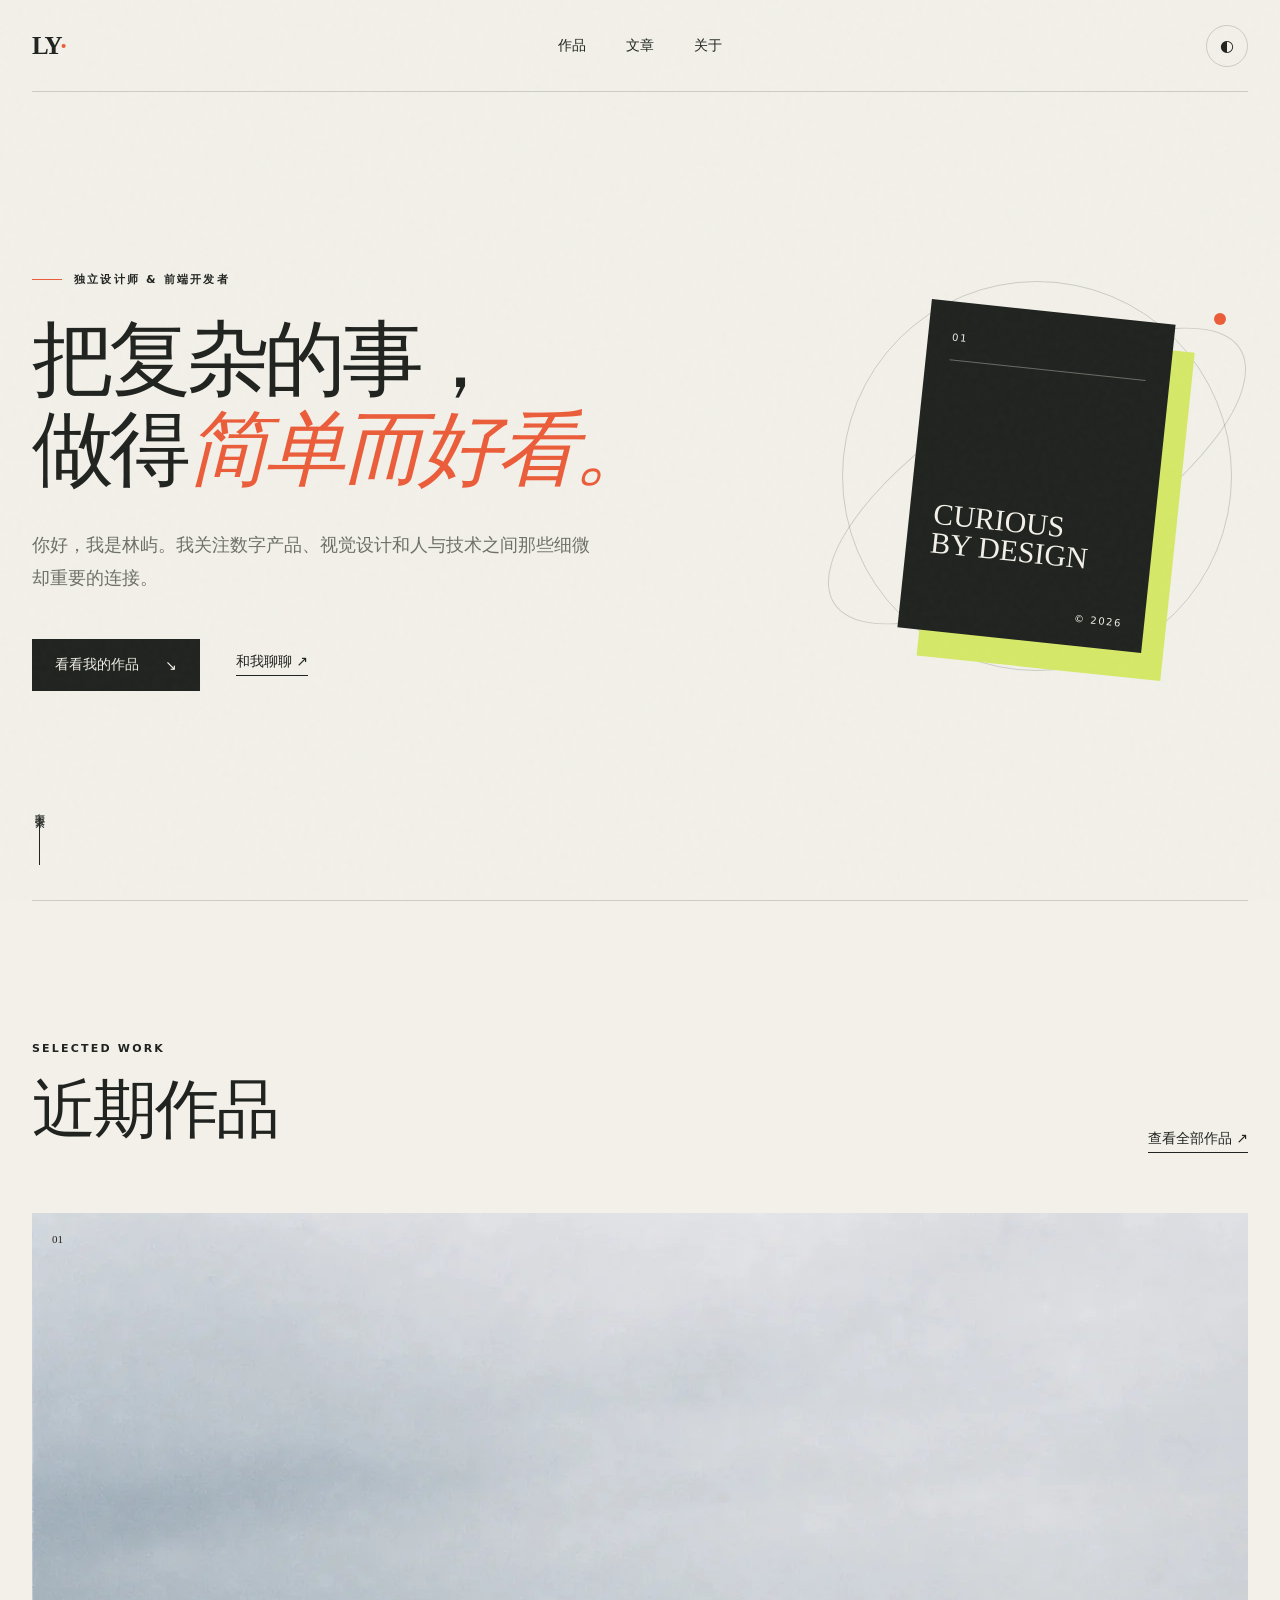
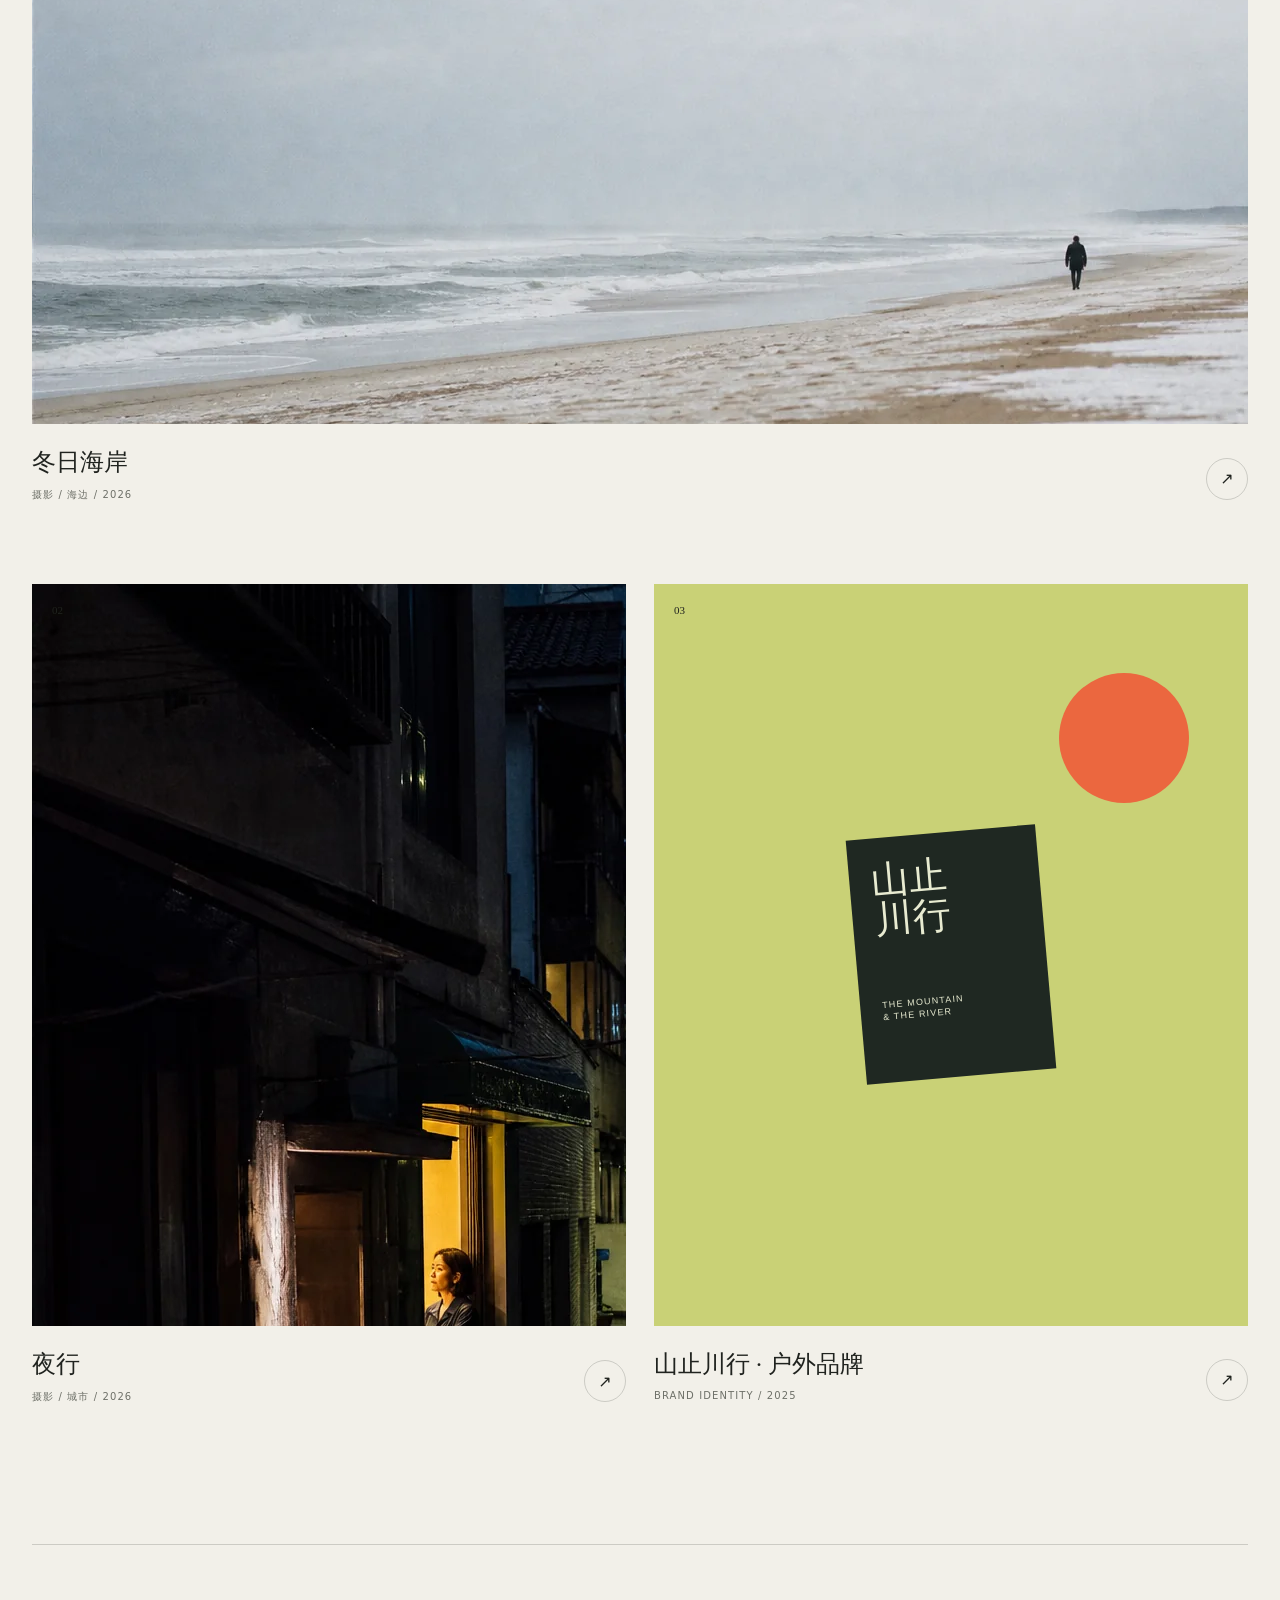
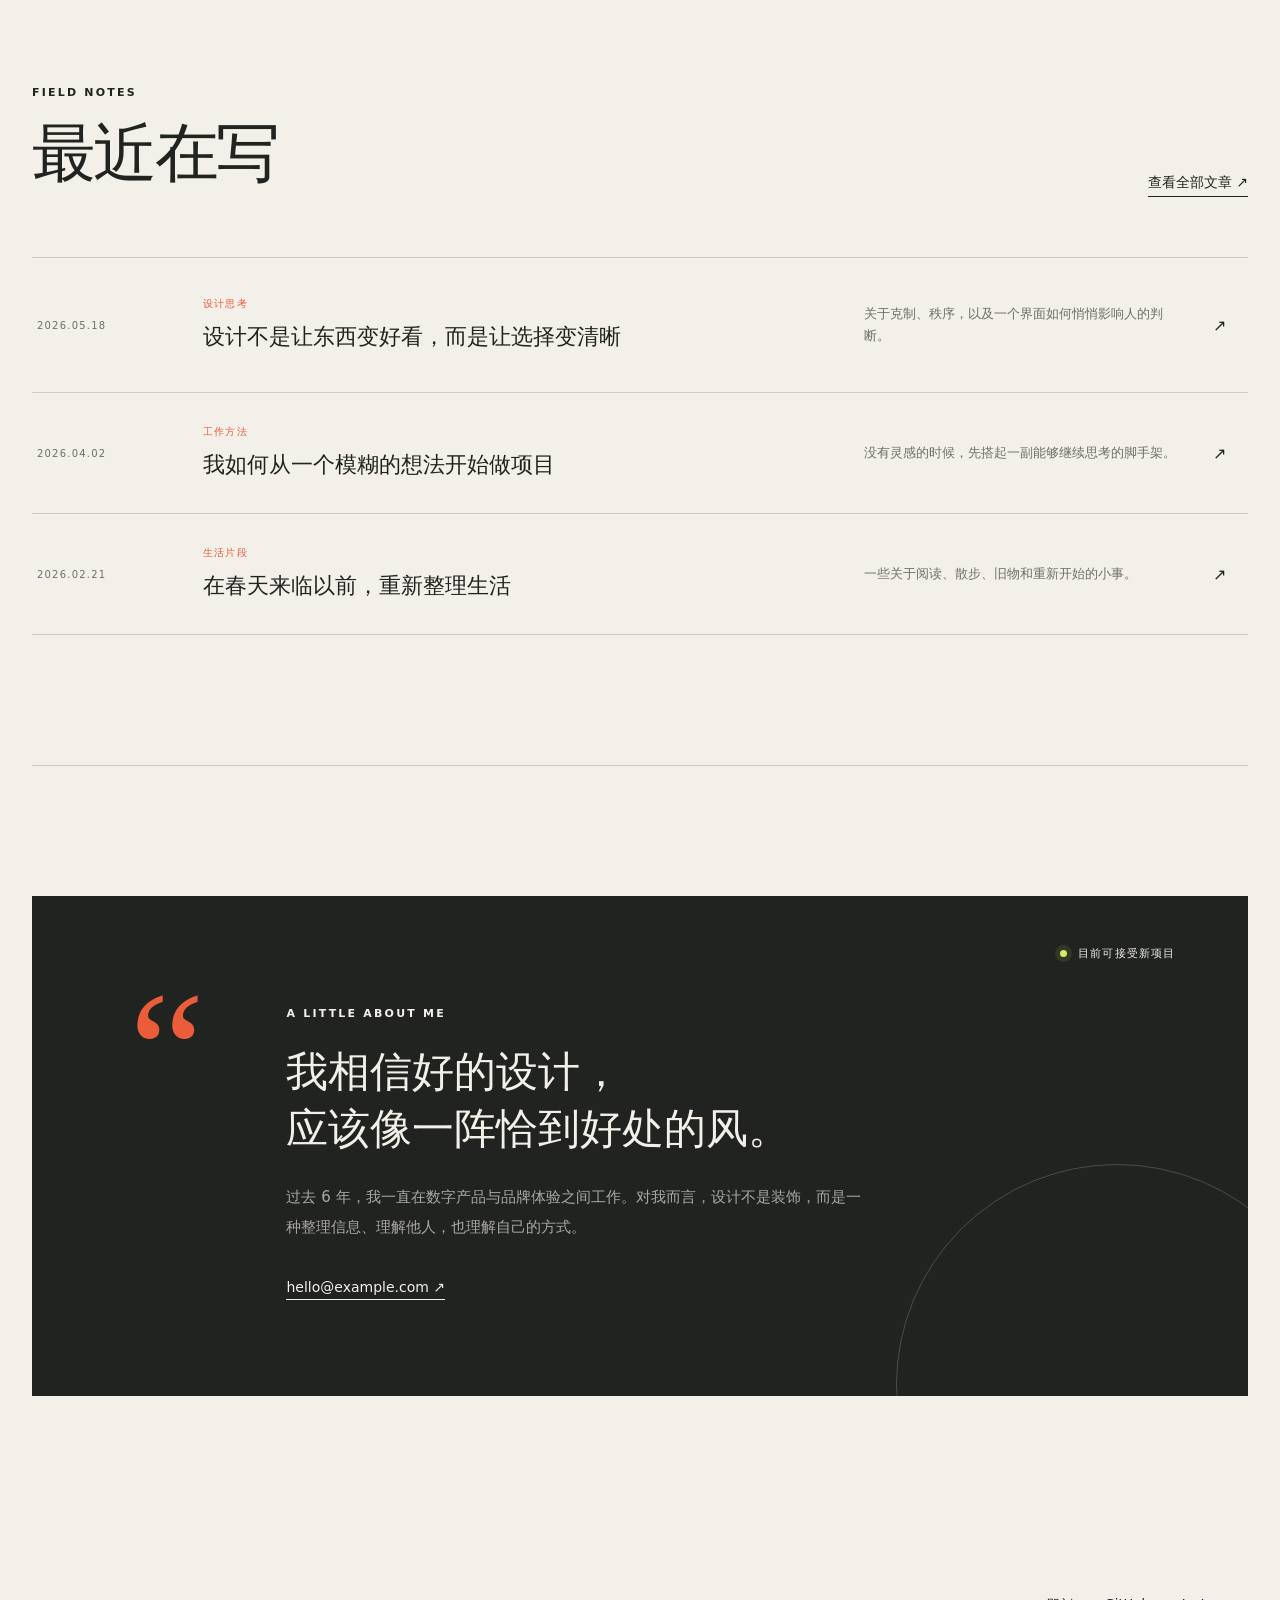
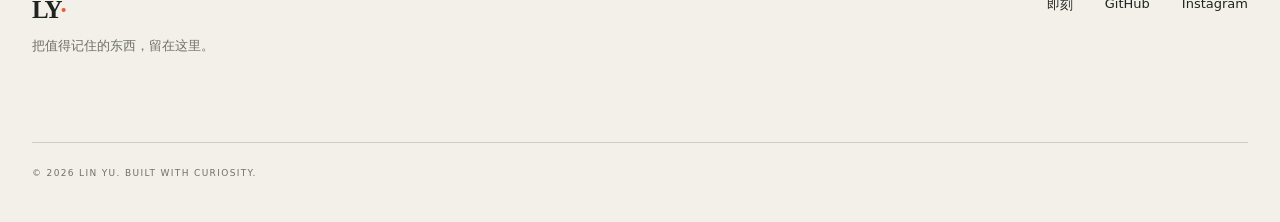
<file: index.html>
<!doctype html>
<html lang="zh-CN">
<head>
  <meta charset="UTF-8">
  <meta name="viewport" content="width=device-width, initial-scale=1.0">
  <meta name="description" content="林屿的个人作品集与博客，记录设计、开发与生活。">
  <meta name="theme-color" content="#f3f1eb">
  <title>林屿 — 设计、开发与随笔</title>
  <link rel="icon" href="data:image/svg+xml,<svg xmlns=%22http://www.w3.org/2000/svg%22 viewBox=%220 0 100 100%22><rect width=%22100%22 height=%22100%22 rx=%2228%22 fill=%22%23222622%22/><text x=%2250%22 y=%2268%22 font-size=%2254%22 text-anchor=%22middle%22 fill=%22%23f4f1e9%22>屿</text></svg>">
  <link rel="stylesheet" href="styles.css?v=20260621-4">
  <script src="script.js" defer></script>
</head>
<body>
  <div class="grain" aria-hidden="true"></div>
  <header class="site-header">
    <a class="brand" href="#top" aria-label="返回首页">LY<span>·</span></a>
    <nav class="nav" aria-label="主导航">
      <a href="#work">作品</a>
      <a href="#notes">文章</a>
      <a href="#about">关于</a>
    </nav>
    <button class="theme-toggle" type="button" aria-label="切换深色模式" title="切换明暗主题">
      <span class="theme-icon" aria-hidden="true">◐</span>
    </button>
  </header>

  <main id="top">
    <section class="hero section-wrap">
      <div class="hero-copy reveal">
        <p class="eyebrow"><span></span> 独立设计师 & 前端开发者</p>
        <h1>把复杂的事，<br>做得<span class="accent-word">简单而好看。</span></h1>
        <p class="hero-intro">你好，我是林屿。我关注数字产品、视觉设计和人与技术之间那些细微却重要的连接。</p>
        <div class="hero-actions">
          <a class="button primary" href="#work">看看我的作品 <span>↘</span></a>
          <a class="text-link" href="mailto:hello@example.com">和我聊聊 <span>↗</span></a>
        </div>
      </div>
      <div class="hero-art reveal" aria-label="抽象几何装饰">
        <div class="orbit orbit-one"></div>
        <div class="orbit orbit-two"></div>
        <div class="art-card">
          <span class="art-number">01</span>
          <div class="art-line"></div>
          <p>CURIOUS<br>BY DESIGN</p>
          <span class="art-year">© 2026</span>
        </div>
        <div class="art-dot"></div>
      </div>
      <a class="scroll-hint" href="#work"><span>向下探索</span><i></i></a>
    </section>

    <section class="work section-wrap" id="work">
      <div class="section-heading reveal">
        <div>
          <p class="eyebrow">SELECTED WORK</p>
          <h2>近期作品</h2>
        </div>
        <a class="text-link" href="works.html">查看全部作品 <span>↗</span></a>
      </div>

      <div class="project-grid">
        <a class="project project-large reveal" href="works.html" aria-label="查看「冬日海岸」摄影专题">
          <div class="project-visual project-photo">
            <img src="assets/works/winter-shore.webp" alt="冬日海岸上独自行走的人" loading="lazy">
            <span class="project-index">01</span>
          </div>
          <div class="project-meta">
            <div><h3>冬日海岸</h3><p>摄影 / 海边 / 2026</p></div>
            <span class="round-arrow">↗</span>
          </div>
        </a>

        <a class="project reveal" href="works.html" aria-label="查看「夜行」摄影专题">
          <div class="project-visual project-photo">
            <img src="assets/works/night-walk.webp" alt="雨后城市巷道中的夜行者" loading="lazy">
            <span class="project-index">02</span>
          </div>
          <div class="project-meta">
            <div><h3>夜行</h3><p>摄影 / 城市 / 2026</p></div>
            <span class="round-arrow">↗</span>
          </div>
        </a>

        <a class="project reveal" href="works.html" aria-label="查看「山止川行」品牌项目">
          <div class="project-visual visual-three">
            <span class="project-index">03</span>
            <div class="poster"><p class="poster-cn">山止<br>川行</p><p class="poster-en">THE MOUNTAIN<br>& THE RIVER</p></div>
            <div class="sun"></div>
          </div>
          <div class="project-meta">
            <div><h3>山止川行 · 户外品牌</h3><p>Brand Identity / 2025</p></div>
            <span class="round-arrow">↗</span>
          </div>
        </a>
      </div>
    </section>

    <section class="notes section-wrap" id="notes">
      <div class="section-heading reveal">
        <div><p class="eyebrow">FIELD NOTES</p><h2>最近在写</h2></div>
        <a class="text-link" href="articles.html">查看全部文章 <span>↗</span></a>
      </div>
      <div class="notes-list">
        <article class="note reveal">
          <a href="posts/design-is-clarity.html">
            <time datetime="2026-05-18">2026.05.18</time>
            <div><p class="tag">设计思考</p><h3>设计不是让东西变好看，而是让选择变清晰</h3></div>
            <p class="note-excerpt">关于克制、秩序，以及一个界面如何悄悄影响人的判断。</p>
            <span>↗</span>
          </a>
        </article>
        <article class="note reveal">
          <a href="posts/start-a-project.html">
            <time datetime="2026-04-02">2026.04.02</time>
            <div><p class="tag">工作方法</p><h3>我如何从一个模糊的想法开始做项目</h3></div>
            <p class="note-excerpt">没有灵感的时候，先搭起一副能够继续思考的脚手架。</p>
            <span>↗</span>
          </a>
        </article>
        <article class="note reveal">
          <a href="posts/reset-life.html">
            <time datetime="2026-02-21">2026.02.21</time>
            <div><p class="tag">生活片段</p><h3>在春天来临以前，重新整理生活</h3></div>
            <p class="note-excerpt">一些关于阅读、散步、旧物和重新开始的小事。</p>
            <span>↗</span>
          </a>
        </article>
      </div>
    </section>

    <section class="about section-wrap" id="about">
      <div class="about-card reveal">
        <div class="about-mark">“</div>
        <div class="about-copy">
          <p class="eyebrow">A LITTLE ABOUT ME</p>
          <h2>我相信好的设计，<br>应该像一阵恰到好处的风。</h2>
          <p>过去 6 年，我一直在数字产品与品牌体验之间工作。对我而言，设计不是装饰，而是一种整理信息、理解他人，也理解自己的方式。</p>
          <a class="text-link" href="mailto:hello@example.com">hello@example.com <span>↗</span></a>
        </div>
        <div class="availability"><i></i> 目前可接受新项目</div>
      </div>
    </section>
  </main>

  <footer class="footer section-wrap">
    <div><a class="brand" href="#top">LY<span>·</span></a><p>把值得记住的东西，留在这里。</p></div>
    <div class="socials"><a href="#">即刻</a><a href="#">GitHub</a><a href="#">Instagram</a></div>
    <p class="copyright">© 2026 LIN YU. BUILT WITH CURIOSITY.</p>
  </footer>
</body>
</html>
</file>
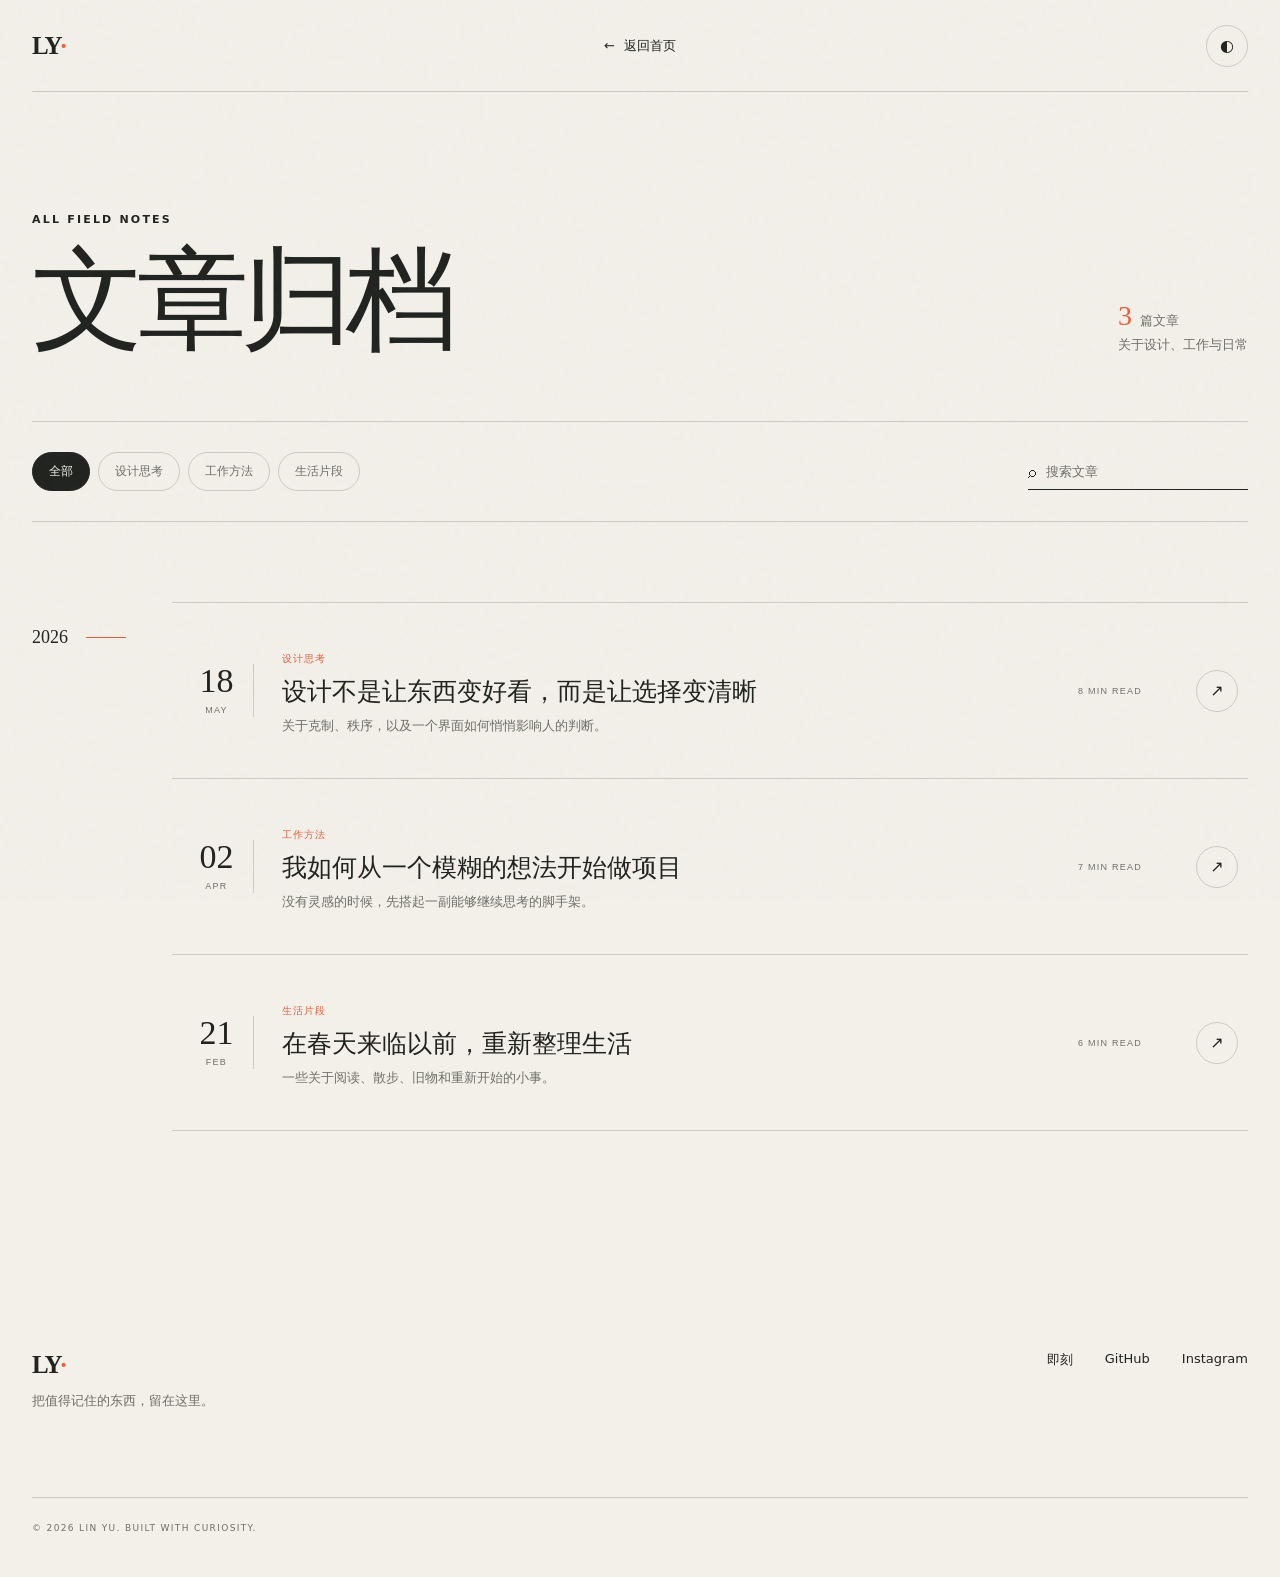
<file: articles.html>
<!doctype html><html lang="zh-CN"><head><meta charset="UTF-8"><meta name="viewport" content="width=device-width,initial-scale=1"><meta name="description" content="林屿的全部文章，关于设计、工作方法与日常生活。"><meta name="theme-color" content="#f3f1eb"><title>文章归档 — 林屿</title><link rel="stylesheet" href="styles.css"><link rel="stylesheet" href="archive.css"><script src="script.js" defer></script><script src="archive.js" defer></script></head>
<body><div class="grain" aria-hidden="true"></div><header class="site-header archive-header"><a class="brand" href="index.html">LY<span>·</span></a><a class="back-home" href="index.html"><span>←</span> 返回首页</a><button class="theme-toggle" type="button" aria-label="切换深色模式">◐</button></header>
<main class="archive section-wrap"><header class="archive-hero reveal"><p class="eyebrow">ALL FIELD NOTES</p><div class="archive-title-row"><h1>文章归档</h1><p><strong data-count>3</strong> 篇文章<br>关于设计、工作与日常</p></div></header>
<section class="archive-tools reveal" aria-label="文章筛选"><div class="filters" role="group" aria-label="按分类筛选"><button class="filter active" type="button" data-filter="all">全部</button><button class="filter" type="button" data-filter="设计思考">设计思考</button><button class="filter" type="button" data-filter="工作方法">工作方法</button><button class="filter" type="button" data-filter="生活片段">生活片段</button></div><label class="search-box"><span aria-hidden="true">⌕</span><input type="search" placeholder="搜索文章" aria-label="搜索文章"></label></section>
<section class="archive-year reveal"><div class="year-label"><span>2026</span><i></i></div><div class="archive-list">
<article class="archive-item" data-category="设计思考" data-search="设计不是让东西变好看而是让选择变清晰 克制 秩序 界面"><a href="posts/design-is-clarity.html"><div class="archive-date"><strong>18</strong><span>MAY</span></div><div class="archive-info"><span class="archive-tag">设计思考</span><h2>设计不是让东西变好看，而是让选择变清晰</h2><p>关于克制、秩序，以及一个界面如何悄悄影响人的判断。</p></div><div class="archive-read">8 MIN READ</div><span class="round-arrow">↗</span></a></article>
<article class="archive-item" data-category="工作方法" data-search="我如何从一个模糊的想法开始做项目 工作方法 灵感 项目"><a href="posts/start-a-project.html"><div class="archive-date"><strong>02</strong><span>APR</span></div><div class="archive-info"><span class="archive-tag">工作方法</span><h2>我如何从一个模糊的想法开始做项目</h2><p>没有灵感的时候，先搭起一副能够继续思考的脚手架。</p></div><div class="archive-read">7 MIN READ</div><span class="round-arrow">↗</span></a></article>
<article class="archive-item" data-category="生活片段" data-search="在春天来临以前重新整理生活 阅读 散步 旧物"><a href="posts/reset-life.html"><div class="archive-date"><strong>21</strong><span>FEB</span></div><div class="archive-info"><span class="archive-tag">生活片段</span><h2>在春天来临以前，重新整理生活</h2><p>一些关于阅读、散步、旧物和重新开始的小事。</p></div><div class="archive-read">6 MIN READ</div><span class="round-arrow">↗</span></a></article>
</div><p class="archive-empty" hidden>没有找到相关文章，换个关键词试试看。</p></section></main>
<footer class="footer section-wrap"><div><a class="brand" href="index.html">LY<span>·</span></a><p>把值得记住的东西，留在这里。</p></div><div class="socials"><a href="#">即刻</a><a href="#">GitHub</a><a href="#">Instagram</a></div><p class="copyright">© 2026 LIN YU. BUILT WITH CURIOSITY.</p></footer></body></html>
</file>
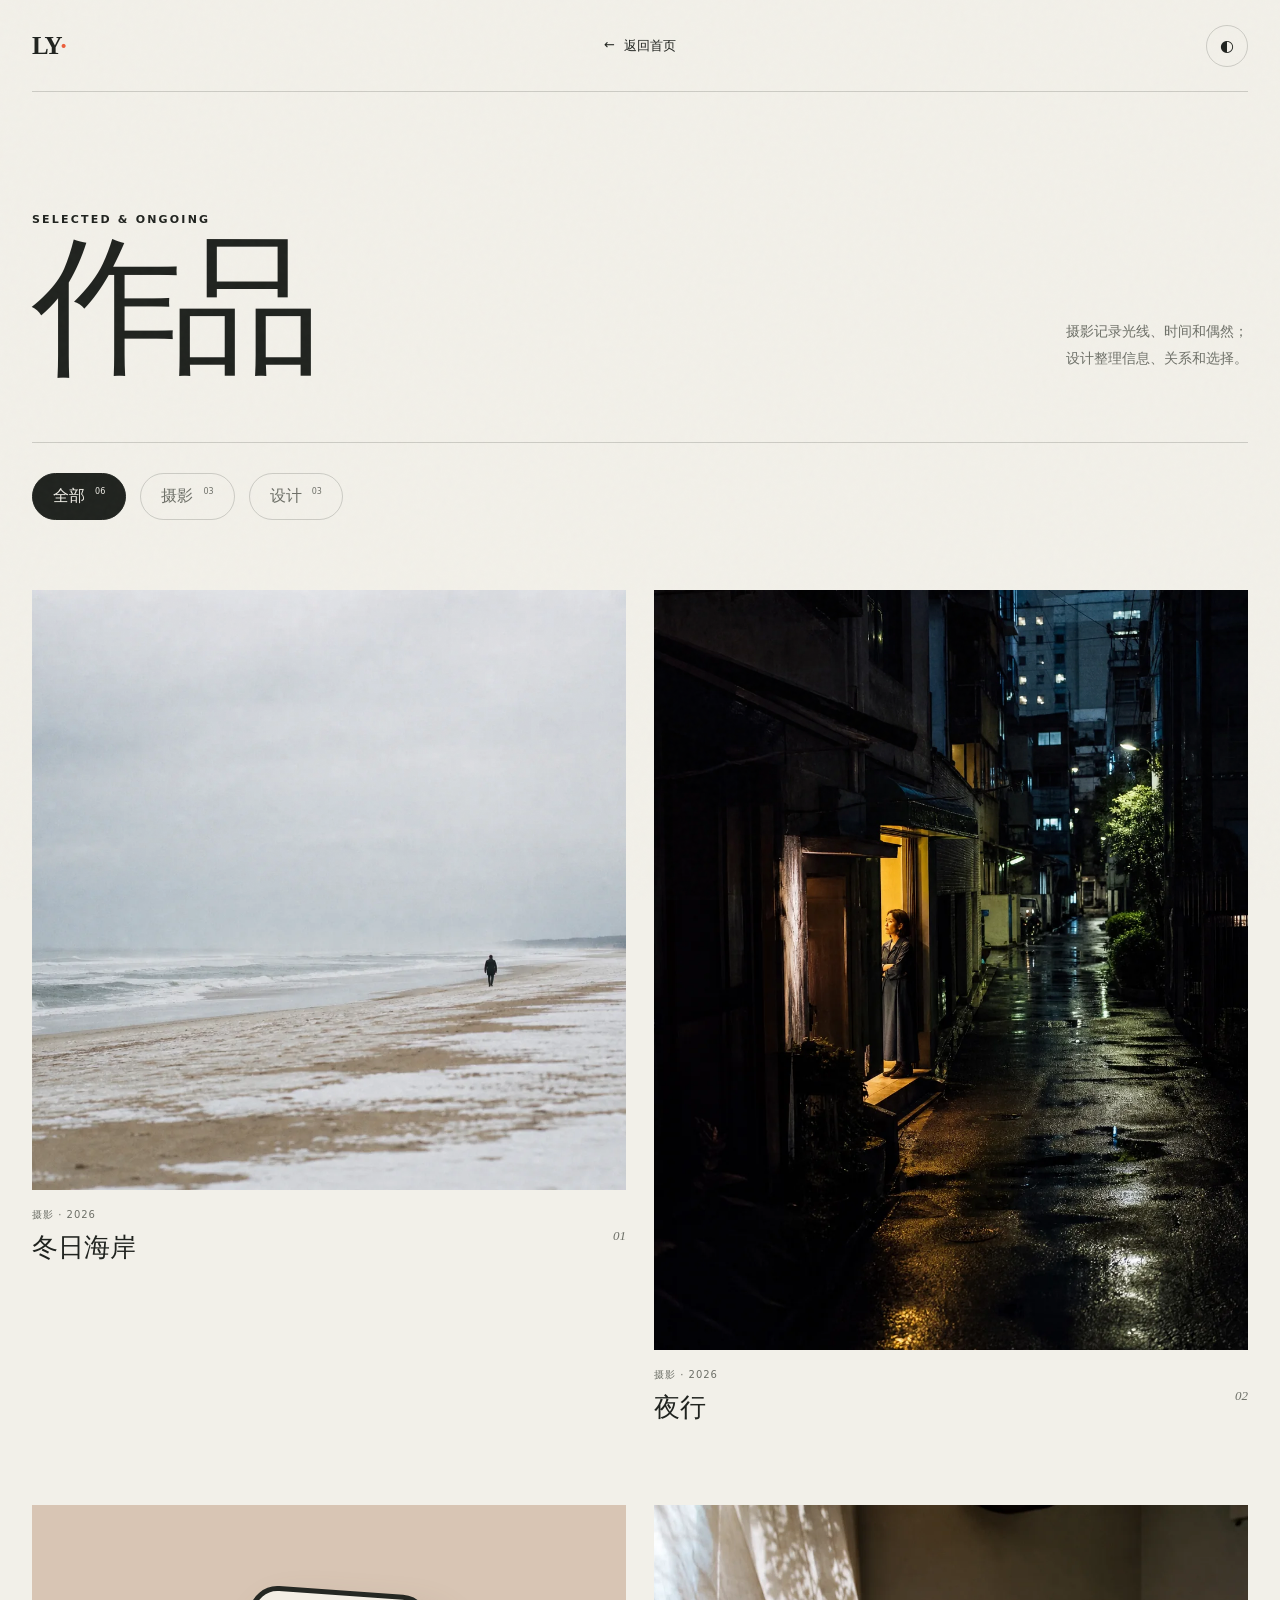
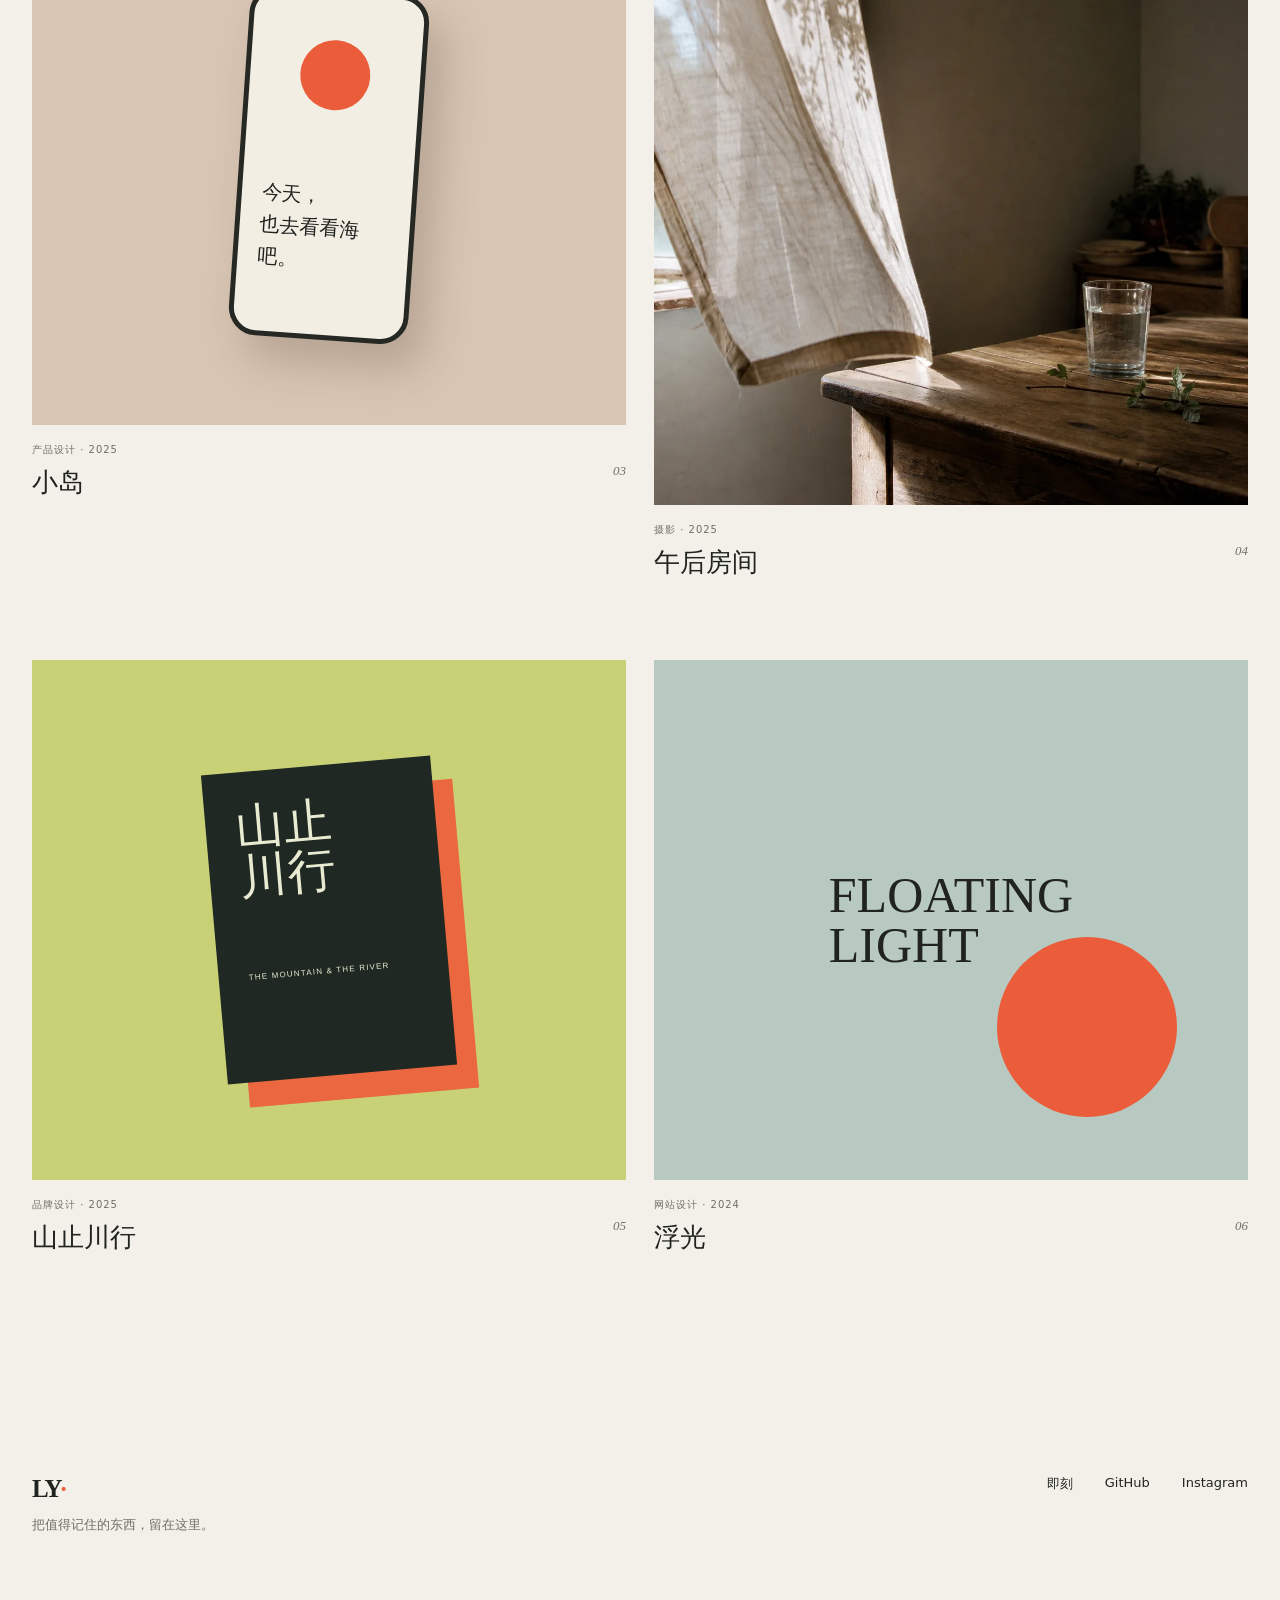
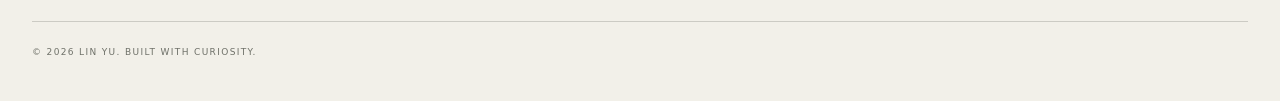
<file: works.html>
<!doctype html><html lang="zh-CN"><head><meta charset="UTF-8"><meta name="viewport" content="width=device-width,initial-scale=1"><meta name="description" content="林屿的摄影与设计作品。"><meta name="theme-color" content="#f3f1eb"><title>作品 — 林屿</title><link rel="stylesheet" href="styles.css"><link rel="stylesheet" href="works.css"><script src="script.js" defer></script><script src="works.js" defer></script></head>
<body><div class="grain" aria-hidden="true"></div><header class="site-header works-header"><a class="brand" href="index.html">LY<span>·</span></a><a class="back-home" href="index.html"><span>←</span> 返回首页</a><button class="theme-toggle" type="button" aria-label="切换深色模式">◐</button></header>
<main class="works-page section-wrap"><header class="works-hero reveal"><p class="eyebrow">SELECTED & ONGOING</p><div><h1>作品</h1><p>摄影记录光线、时间和偶然；<br>设计整理信息、关系和选择。</p></div></header>
<section class="work-filters reveal" aria-label="作品分类"><button class="work-filter active" type="button" data-filter="all">全部 <sup>06</sup></button><button class="work-filter" type="button" data-filter="photo">摄影 <sup>03</sup></button><button class="work-filter" type="button" data-filter="design">设计 <sup>03</sup></button></section>
<section class="works-masonry">
  <a class="work-card work-wide reveal" href="#winter-shore" data-type="photo" data-work="winter-shore"><figure><img src="assets/works/winter-shore.webp" alt="冬日海岸上独自行走的人"><figcaption><span>摄影 · 2026</span><strong>冬日海岸</strong><em>01</em></figcaption></figure></a>
  <a class="work-card work-tall reveal" href="#night-walk" data-type="photo" data-work="night-walk"><figure><img src="assets/works/night-walk.webp" alt="雨后城市巷道中的夜行者"><figcaption><span>摄影 · 2026</span><strong>夜行</strong><em>02</em></figcaption></figure></a>
  <a class="work-card reveal" href="#island-app" data-type="design" data-work="island-app"><figure><div class="design-cover design-app"><div class="mini-phone"><i></i><p>今天，<br>也去看看海吧。</p></div></div><figcaption><span>产品设计 · 2025</span><strong>小岛</strong><em>03</em></figcaption></figure></a>
  <a class="work-card work-wide reveal" href="#afternoon-room" data-type="photo" data-work="afternoon-room"><figure><img src="assets/works/afternoon-room.webp" alt="午后窗边的木桌与水杯"><figcaption><span>摄影 · 2025</span><strong>午后房间</strong><em>04</em></figcaption></figure></a>
  <a class="work-card reveal" href="#mountain-river" data-type="design" data-work="mountain-river"><figure><div class="design-cover design-mountain"><div class="mini-poster">山止<br>川行<small>THE MOUNTAIN & THE RIVER</small></div></div><figcaption><span>品牌设计 · 2025</span><strong>山止川行</strong><em>05</em></figcaption></figure></a>
  <a class="work-card reveal" href="#floating-light" data-type="design" data-work="floating-light"><figure><div class="design-cover design-light"><b>FLOATING<br>LIGHT</b><i></i></div><figcaption><span>网站设计 · 2024</span><strong>浮光</strong><em>06</em></figcaption></figure></a>
</section><p class="works-empty" hidden>这一分类还没有作品。</p></main>
<dialog class="work-modal" aria-labelledby="modal-title">
  <button class="modal-close" type="button" aria-label="关闭作品详情">×</button>
  <div class="modal-layout">
    <section class="modal-gallery" aria-label="作品图片">
      <div class="modal-media-frame"><div class="modal-media"></div></div>
      <div class="gallery-controls"><button class="gallery-prev" type="button" aria-label="上一张">←</button><span class="gallery-count">01 / 03</span><button class="gallery-next" type="button" aria-label="下一张">→</button><button class="zoom-toggle" type="button" aria-label="放大图片">＋ 放大</button></div>
    </section>
    <aside class="modal-story"><div><p class="modal-kicker"></p><h2 id="modal-title"></h2><p class="modal-summary"></p></div><dl class="modal-details"></dl><p class="modal-note">滚轮缩放 · 拖动查看 · 方向键切图 · ESC 关闭</p></aside>
  </div>
</dialog>
<footer class="footer section-wrap"><div><a class="brand" href="index.html">LY<span>·</span></a><p>把值得记住的东西，留在这里。</p></div><div class="socials"><a href="#">即刻</a><a href="#">GitHub</a><a href="#">Instagram</a></div><p class="copyright">© 2026 LIN YU. BUILT WITH CURIOSITY.</p></footer></body></html>
</file>
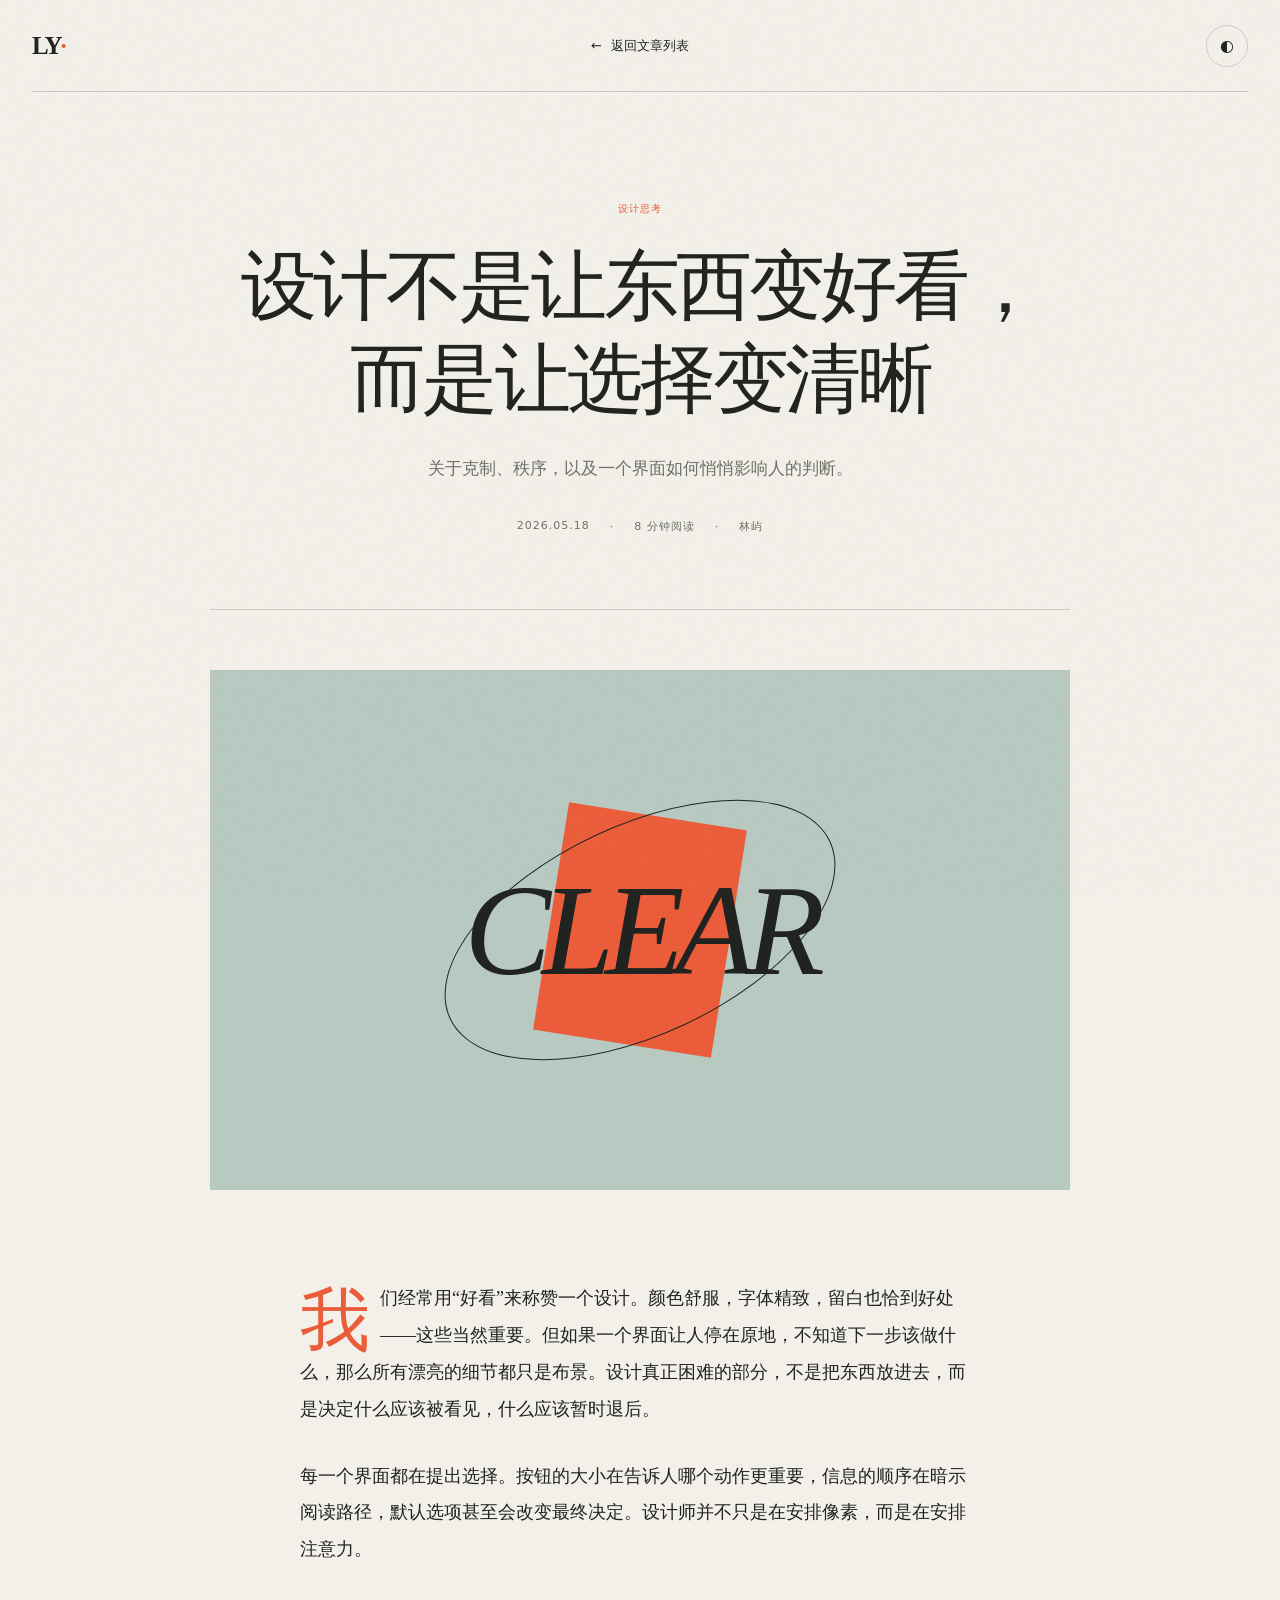
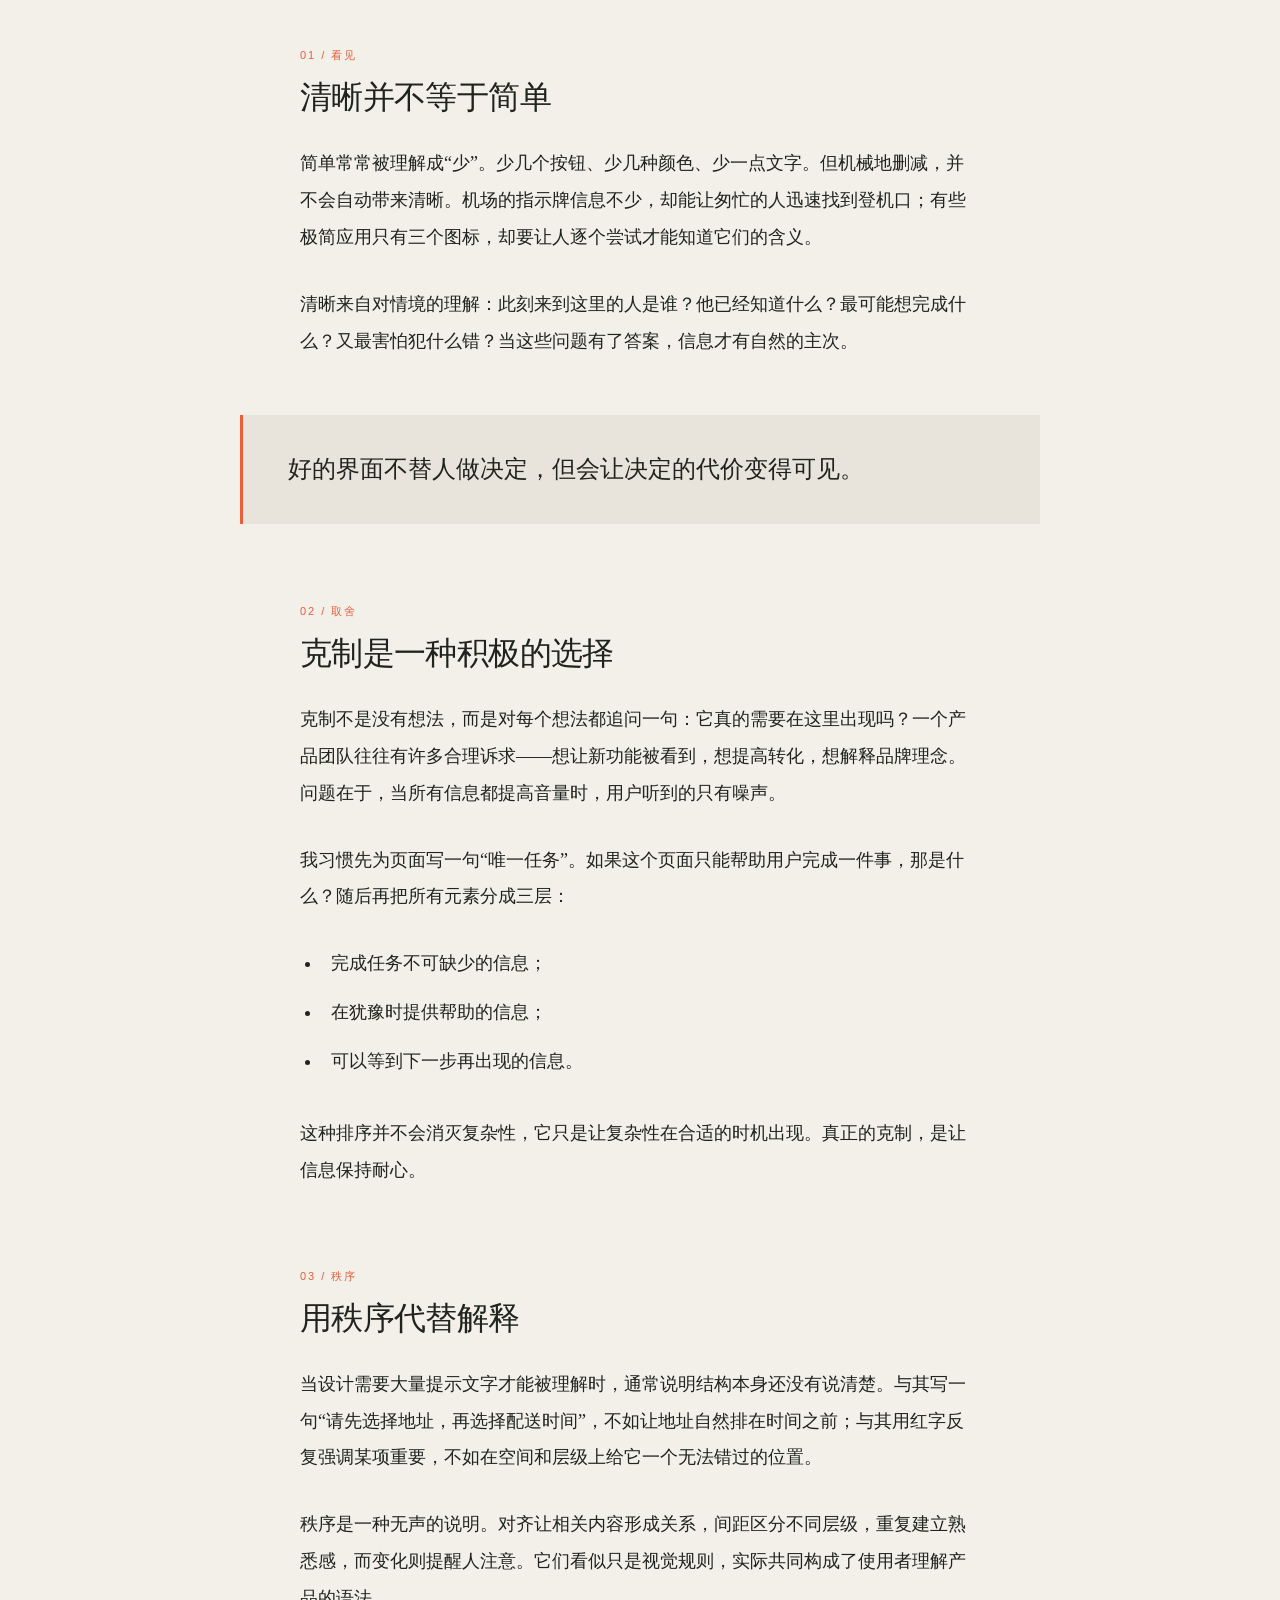
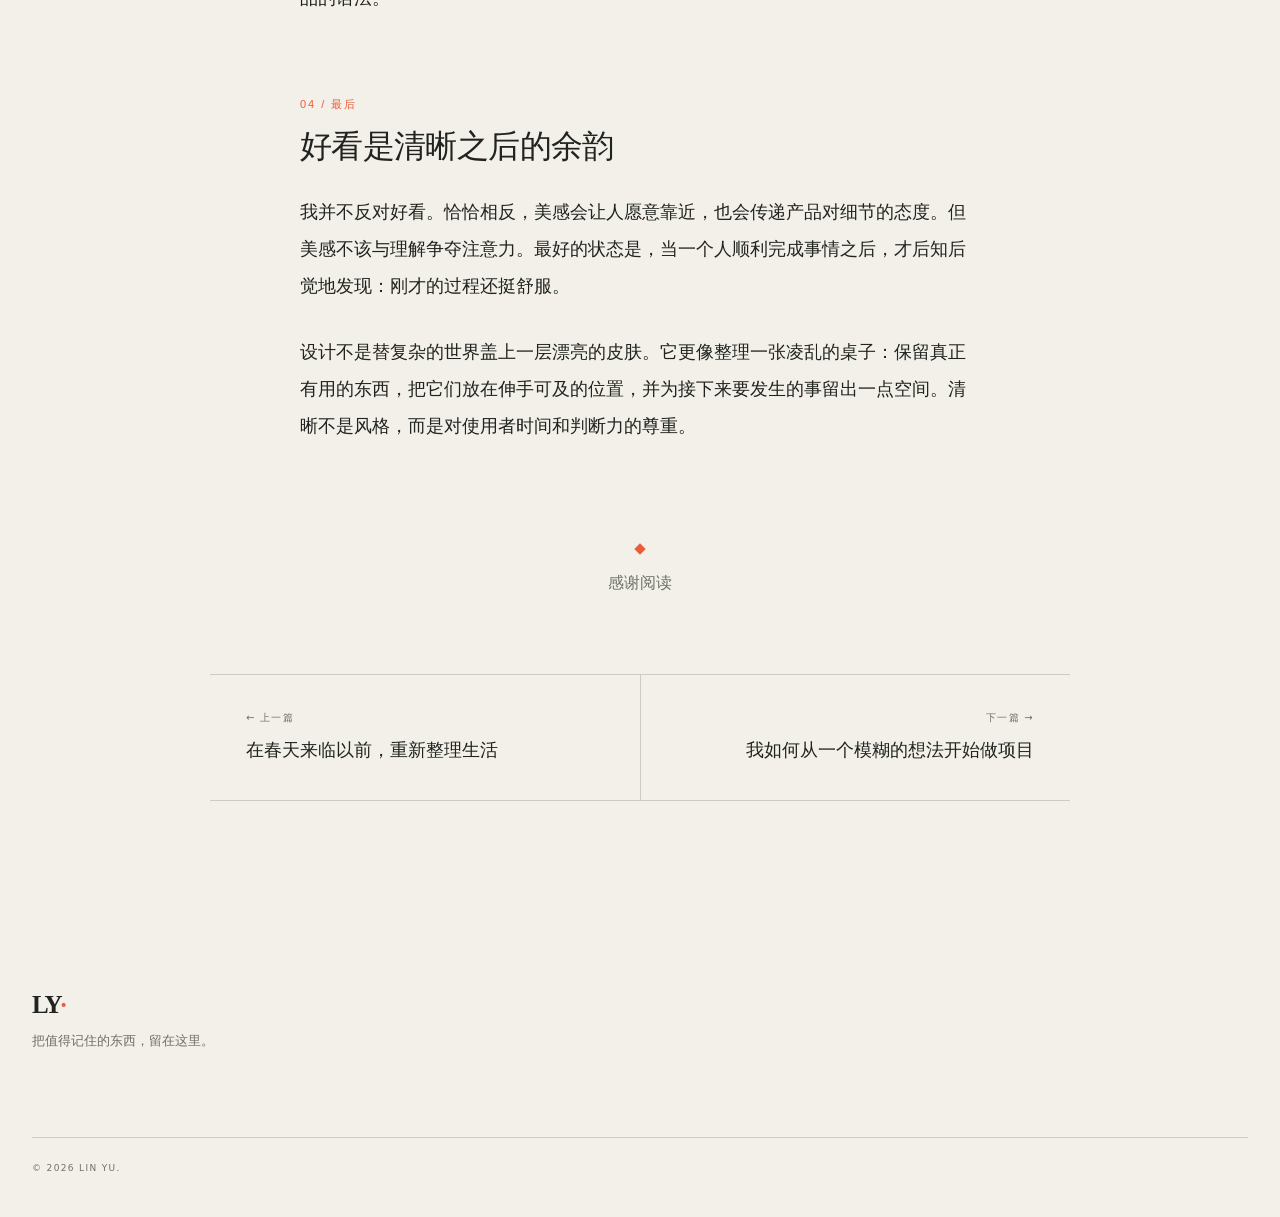
<file: posts/design-is-clarity.html>
<!doctype html><html lang="zh-CN"><head><meta charset="UTF-8"><meta name="viewport" content="width=device-width,initial-scale=1"><meta name="description" content="设计不是让东西变好看，而是让选择变清晰。"><meta name="theme-color" content="#f3f1eb"><title>设计不是让东西变好看，而是让选择变清晰 — 林屿</title><link rel="stylesheet" href="../styles.css"><link rel="stylesheet" href="../article.css"><script src="../script.js" defer></script><script src="../article.js" defer></script></head>
<body><div class="grain"></div><div class="article-progress"></div>
<header class="site-header article-header"><a class="brand" href="../index.html">LY<span>·</span></a><a class="back-link" href="../index.html#notes"><span>←</span> 返回文章列表</a><button class="theme-toggle" type="button" aria-label="切换深色模式"><span class="theme-icon">◐</span></button></header>
<main class="article-main"><header class="article-hero reveal"><p class="tag">设计思考</p><h1>设计不是让东西变好看，而是让选择变清晰</h1><p class="article-deck">关于克制、秩序，以及一个界面如何悄悄影响人的判断。</p><div class="article-meta"><span>2026.05.18</span><span>8 分钟阅读</span><span>林屿</span></div></header>
<div class="article-cover cover-design reveal"><div class="cover-square"></div><div class="cover-orbit"></div><div class="cover-type">CLEAR</div></div>
<article class="article-body reveal">
<p>我们经常用“好看”来称赞一个设计。颜色舒服，字体精致，留白也恰到好处——这些当然重要。但如果一个界面让人停在原地，不知道下一步该做什么，那么所有漂亮的细节都只是布景。设计真正困难的部分，不是把东西放进去，而是决定什么应该被看见，什么应该暂时退后。</p>
<p>每一个界面都在提出选择。按钮的大小在告诉人哪个动作更重要，信息的顺序在暗示阅读路径，默认选项甚至会改变最终决定。设计师并不只是在安排像素，而是在安排注意力。</p>
<h2 data-index="01 / 看见">清晰并不等于简单</h2>
<p>简单常常被理解成“少”。少几个按钮、少几种颜色、少一点文字。但机械地删减，并不会自动带来清晰。机场的指示牌信息不少，却能让匆忙的人迅速找到登机口；有些极简应用只有三个图标，却要让人逐个尝试才能知道它们的含义。</p>
<p>清晰来自对情境的理解：此刻来到这里的人是谁？他已经知道什么？最可能想完成什么？又最害怕犯什么错？当这些问题有了答案，信息才有自然的主次。</p>
<blockquote><p>好的界面不替人做决定，但会让决定的代价变得可见。</p></blockquote>
<h2 data-index="02 / 取舍">克制是一种积极的选择</h2>
<p>克制不是没有想法，而是对每个想法都追问一句：它真的需要在这里出现吗？一个产品团队往往有许多合理诉求——想让新功能被看到，想提高转化，想解释品牌理念。问题在于，当所有信息都提高音量时，用户听到的只有噪声。</p>
<p>我习惯先为页面写一句“唯一任务”。如果这个页面只能帮助用户完成一件事，那是什么？随后再把所有元素分成三层：</p>
<ul><li>完成任务不可缺少的信息；</li><li>在犹豫时提供帮助的信息；</li><li>可以等到下一步再出现的信息。</li></ul>
<p>这种排序并不会消灭复杂性，它只是让复杂性在合适的时机出现。真正的克制，是让信息保持耐心。</p>
<h2 data-index="03 / 秩序">用秩序代替解释</h2>
<p>当设计需要大量提示文字才能被理解时，通常说明结构本身还没有说清楚。与其写一句“请先选择地址，再选择配送时间”，不如让地址自然排在时间之前；与其用红字反复强调某项重要，不如在空间和层级上给它一个无法错过的位置。</p>
<p>秩序是一种无声的说明。对齐让相关内容形成关系，间距区分不同层级，重复建立熟悉感，而变化则提醒人注意。它们看似只是视觉规则，实际共同构成了使用者理解产品的语法。</p>
<h2 data-index="04 / 最后">好看是清晰之后的余韵</h2>
<p>我并不反对好看。恰恰相反，美感会让人愿意靠近，也会传递产品对细节的态度。但美感不该与理解争夺注意力。最好的状态是，当一个人顺利完成事情之后，才后知后觉地发现：刚才的过程还挺舒服。</p>
<p>设计不是替复杂的世界盖上一层漂亮的皮肤。它更像整理一张凌乱的桌子：保留真正有用的东西，把它们放在伸手可及的位置，并为接下来要发生的事留出一点空间。清晰不是风格，而是对使用者时间和判断力的尊重。</p>
</article><div class="article-end"><i></i><p>感谢阅读</p></div>
<nav class="article-nav" aria-label="文章导航"><a href="reset-life.html"><small>← 上一篇</small><strong>在春天来临以前，重新整理生活</strong></a><a href="start-a-project.html"><small>下一篇 →</small><strong>我如何从一个模糊的想法开始做项目</strong></a></nav></main>
<footer class="footer section-wrap"><div><a class="brand" href="../index.html">LY<span>·</span></a><p>把值得记住的东西，留在这里。</p></div><p class="copyright">© 2026 LIN YU.</p></footer></body></html>
</file>
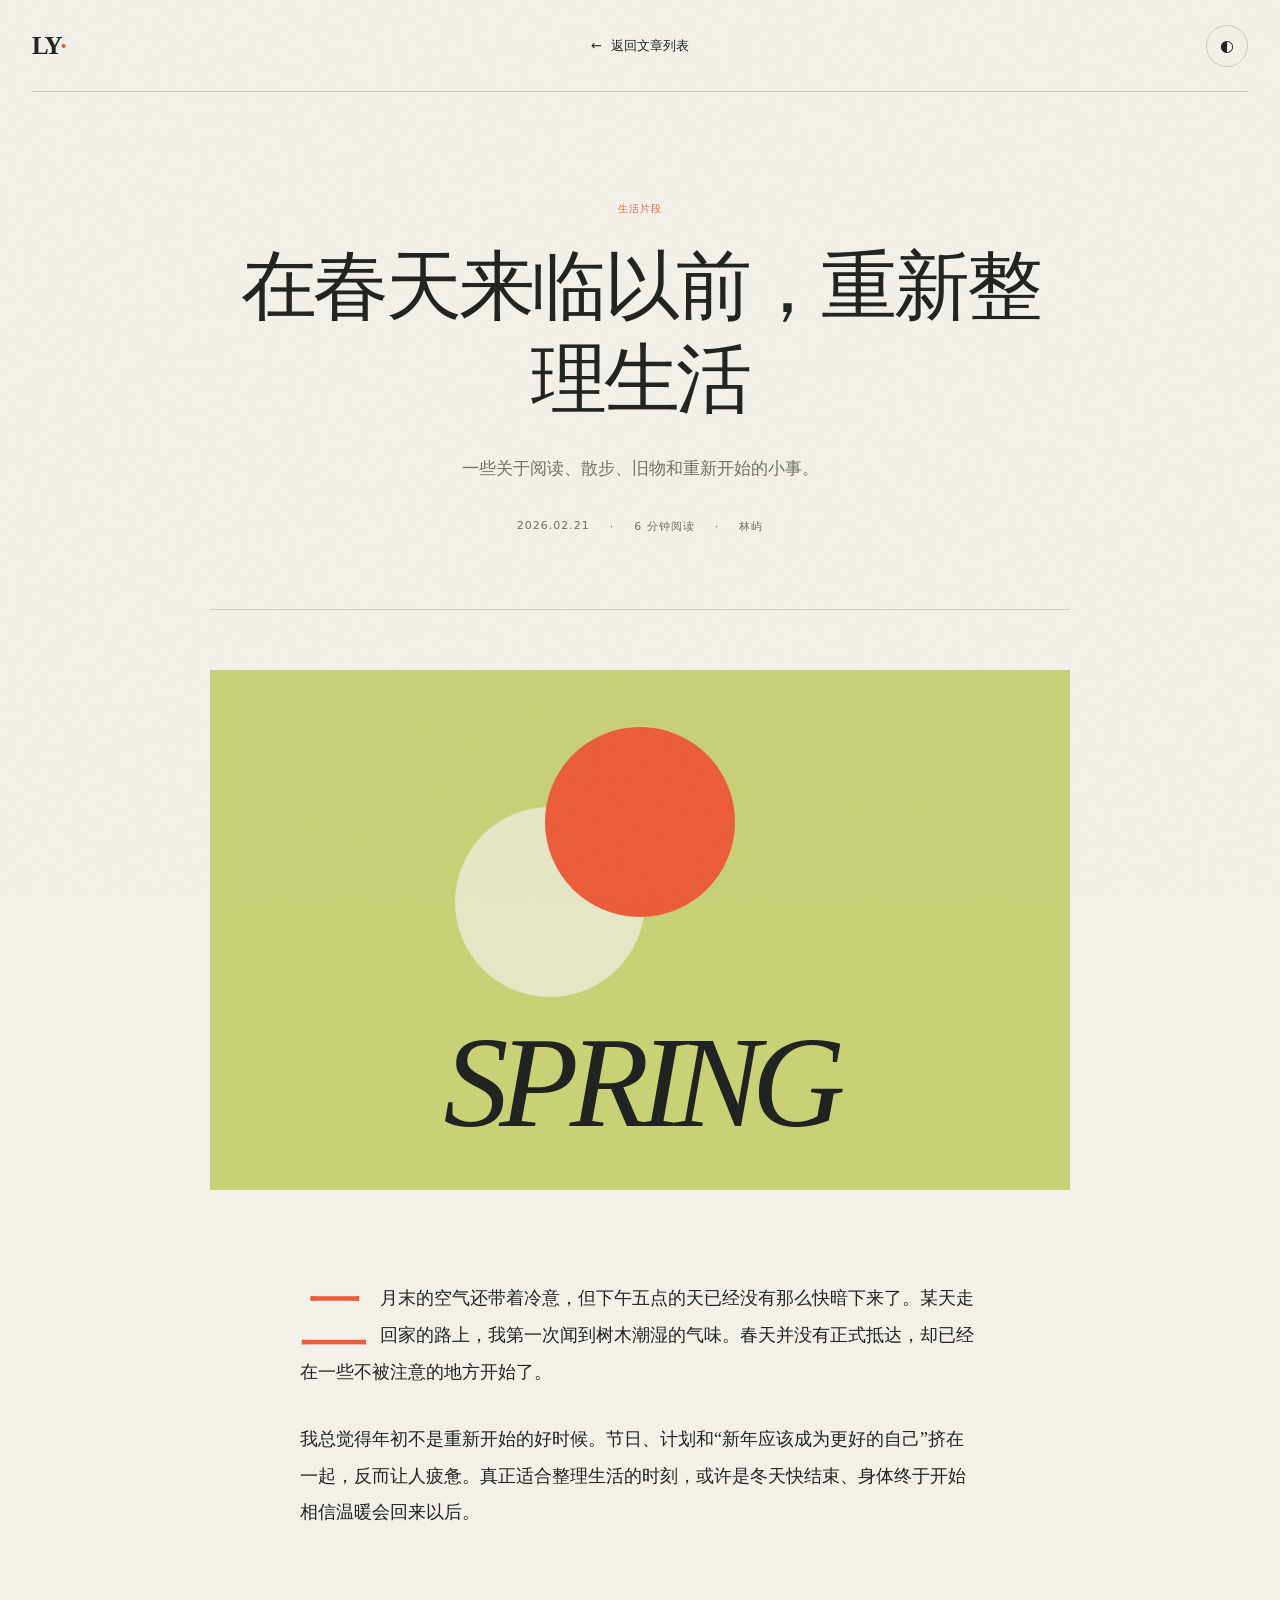
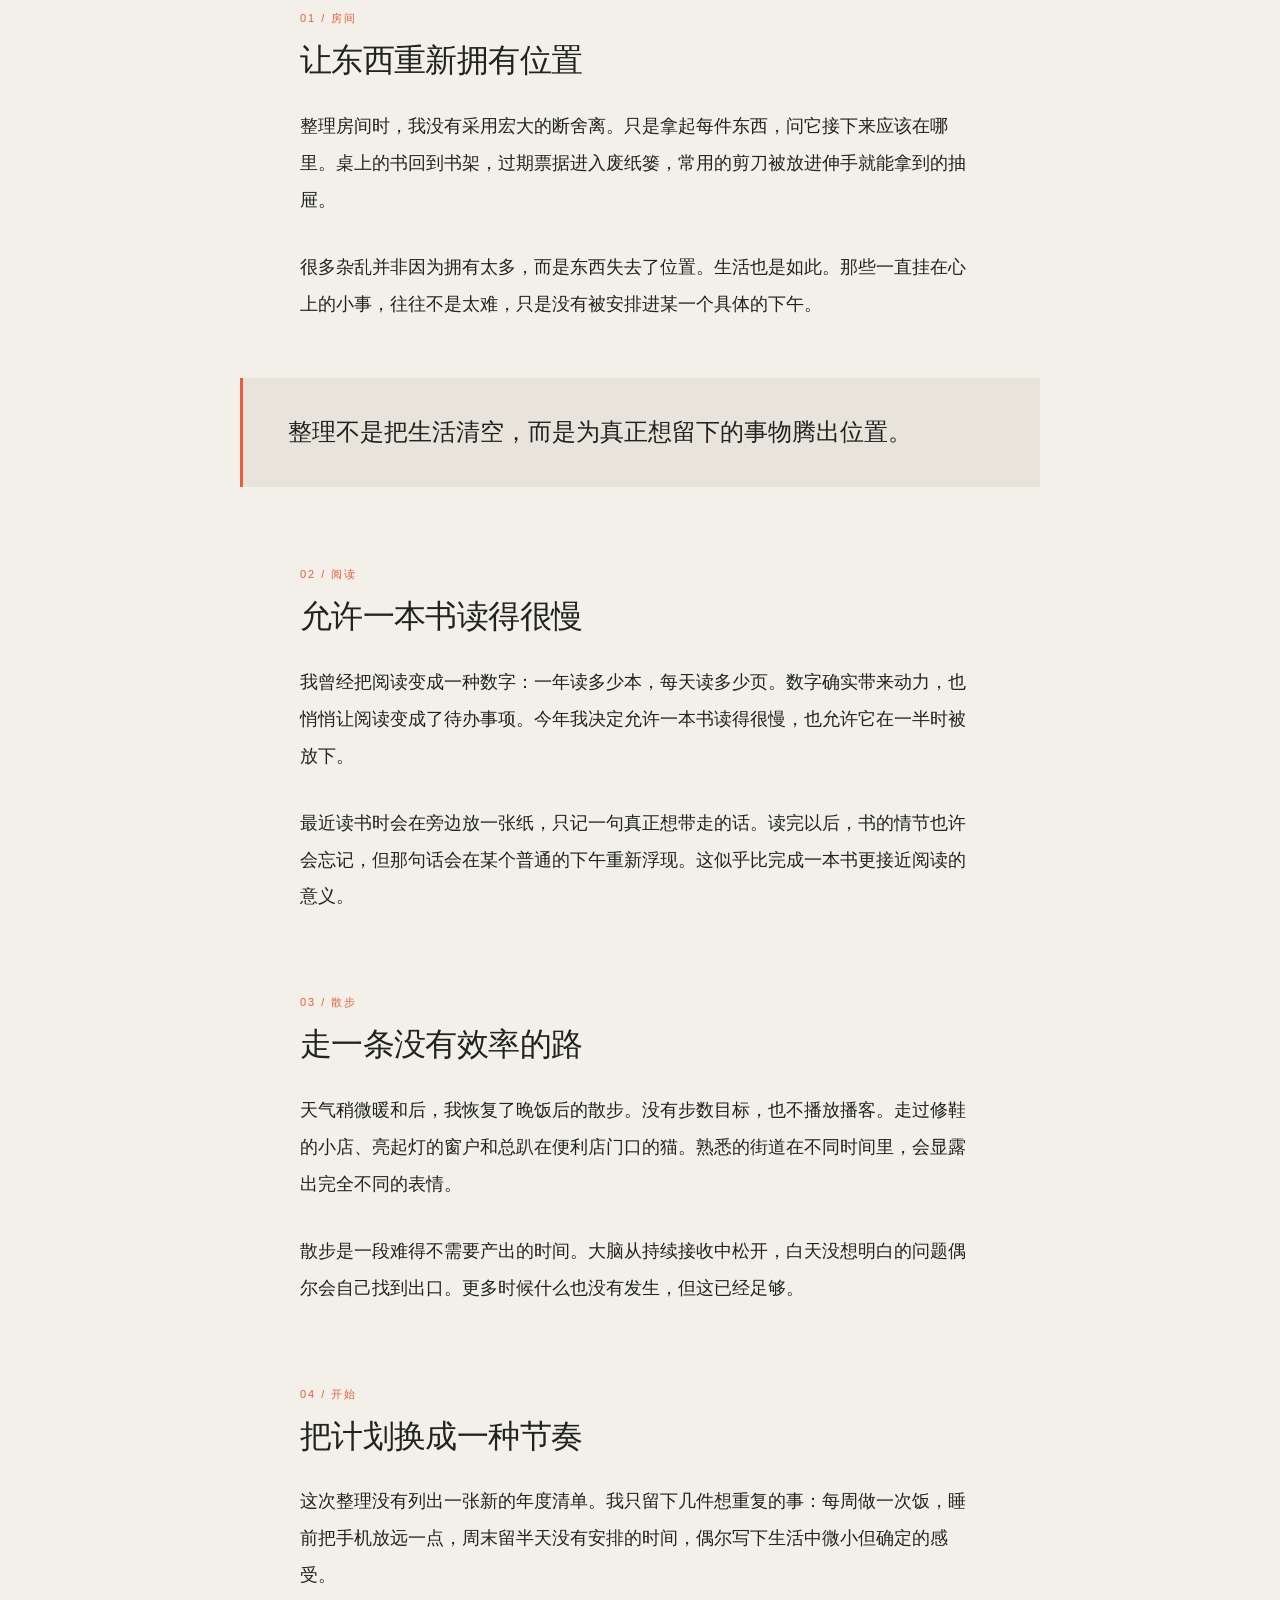
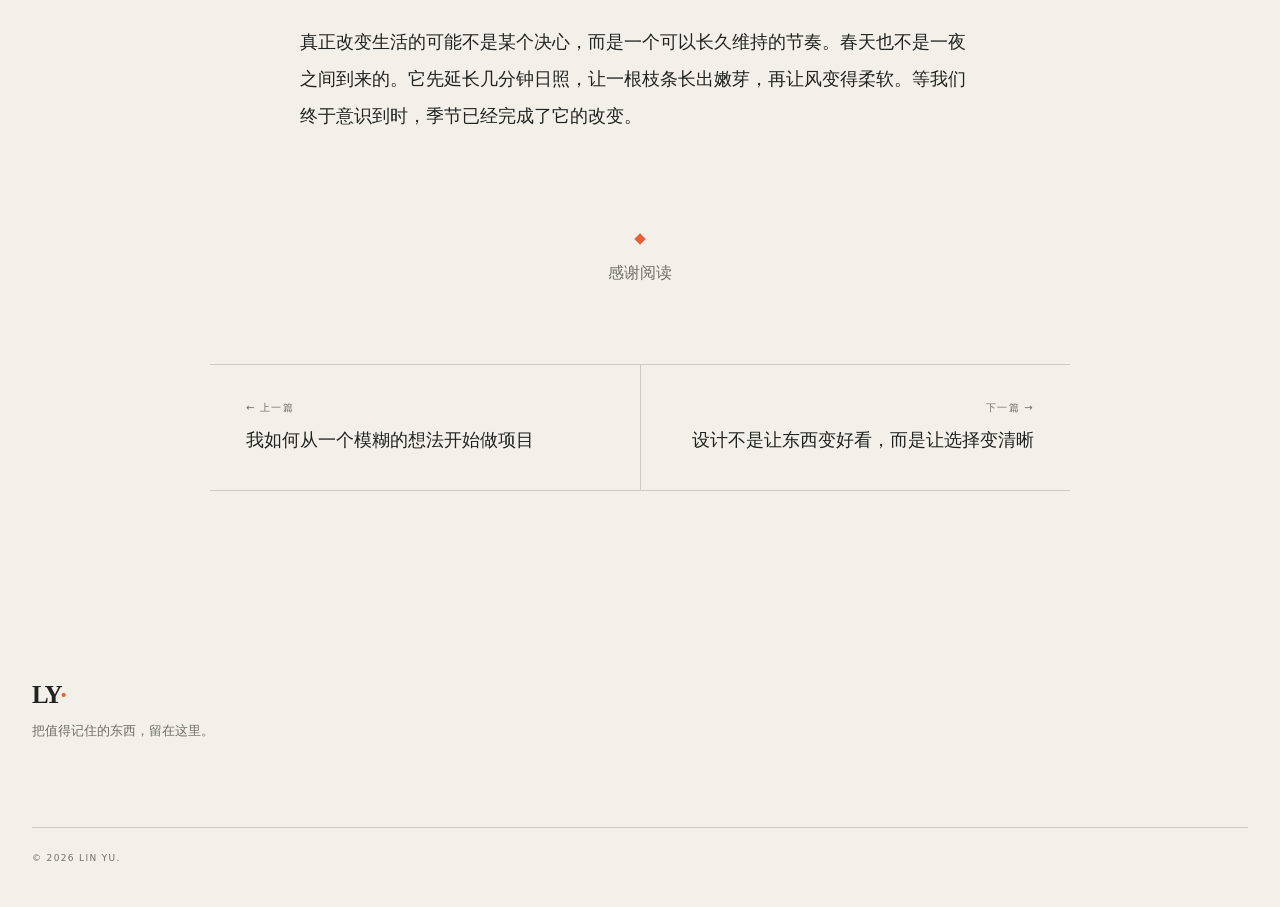
<file: posts/reset-life.html>
<!doctype html><html lang="zh-CN"><head><meta charset="UTF-8"><meta name="viewport" content="width=device-width,initial-scale=1"><meta name="description" content="在春天来临以前，重新整理生活。"><meta name="theme-color" content="#f3f1eb"><title>在春天来临以前，重新整理生活 — 林屿</title><link rel="stylesheet" href="../styles.css"><link rel="stylesheet" href="../article.css"><script src="../script.js" defer></script><script src="../article.js" defer></script></head>
<body><div class="grain"></div><div class="article-progress"></div><header class="site-header article-header"><a class="brand" href="../index.html">LY<span>·</span></a><a class="back-link" href="../index.html#notes"><span>←</span> 返回文章列表</a><button class="theme-toggle" type="button" aria-label="切换深色模式">◐</button></header>
<main class="article-main"><header class="article-hero reveal"><p class="tag">生活片段</p><h1>在春天来临以前，重新整理生活</h1><p class="article-deck">一些关于阅读、散步、旧物和重新开始的小事。</p><div class="article-meta"><span>2026.02.21</span><span>6 分钟阅读</span><span>林屿</span></div></header>
<div class="article-cover cover-life reveal"><div class="cover-sun"></div><div class="cover-type">SPRING</div></div>
<article class="article-body reveal">
<p>二月末的空气还带着冷意，但下午五点的天已经没有那么快暗下来了。某天走回家的路上，我第一次闻到树木潮湿的气味。春天并没有正式抵达，却已经在一些不被注意的地方开始了。</p>
<p>我总觉得年初不是重新开始的好时候。节日、计划和“新年应该成为更好的自己”挤在一起，反而让人疲惫。真正适合整理生活的时刻，或许是冬天快结束、身体终于开始相信温暖会回来以后。</p>
<h2 data-index="01 / 房间">让东西重新拥有位置</h2>
<p>整理房间时，我没有采用宏大的断舍离。只是拿起每件东西，问它接下来应该在哪里。桌上的书回到书架，过期票据进入废纸篓，常用的剪刀被放进伸手就能拿到的抽屉。</p>
<p>很多杂乱并非因为拥有太多，而是东西失去了位置。生活也是如此。那些一直挂在心上的小事，往往不是太难，只是没有被安排进某一个具体的下午。</p>
<blockquote><p>整理不是把生活清空，而是为真正想留下的事物腾出位置。</p></blockquote>
<h2 data-index="02 / 阅读">允许一本书读得很慢</h2>
<p>我曾经把阅读变成一种数字：一年读多少本，每天读多少页。数字确实带来动力，也悄悄让阅读变成了待办事项。今年我决定允许一本书读得很慢，也允许它在一半时被放下。</p>
<p>最近读书时会在旁边放一张纸，只记一句真正想带走的话。读完以后，书的情节也许会忘记，但那句话会在某个普通的下午重新浮现。这似乎比完成一本书更接近阅读的意义。</p>
<h2 data-index="03 / 散步">走一条没有效率的路</h2>
<p>天气稍微暖和后，我恢复了晚饭后的散步。没有步数目标，也不播放播客。走过修鞋的小店、亮起灯的窗户和总趴在便利店门口的猫。熟悉的街道在不同时间里，会显露出完全不同的表情。</p>
<p>散步是一段难得不需要产出的时间。大脑从持续接收中松开，白天没想明白的问题偶尔会自己找到出口。更多时候什么也没有发生，但这已经足够。</p>
<h2 data-index="04 / 开始">把计划换成一种节奏</h2>
<p>这次整理没有列出一张新的年度清单。我只留下几件想重复的事：每周做一次饭，睡前把手机放远一点，周末留半天没有安排的时间，偶尔写下生活中微小但确定的感受。</p>
<p>真正改变生活的可能不是某个决心，而是一个可以长久维持的节奏。春天也不是一夜之间到来的。它先延长几分钟日照，让一根枝条长出嫩芽，再让风变得柔软。等我们终于意识到时，季节已经完成了它的改变。</p>
</article><div class="article-end"><i></i><p>感谢阅读</p></div><nav class="article-nav"><a href="start-a-project.html"><small>← 上一篇</small><strong>我如何从一个模糊的想法开始做项目</strong></a><a href="design-is-clarity.html"><small>下一篇 →</small><strong>设计不是让东西变好看，而是让选择变清晰</strong></a></nav></main>
<footer class="footer section-wrap"><div><a class="brand" href="../index.html">LY<span>·</span></a><p>把值得记住的东西，留在这里。</p></div><p class="copyright">© 2026 LIN YU.</p></footer></body></html>
</file>
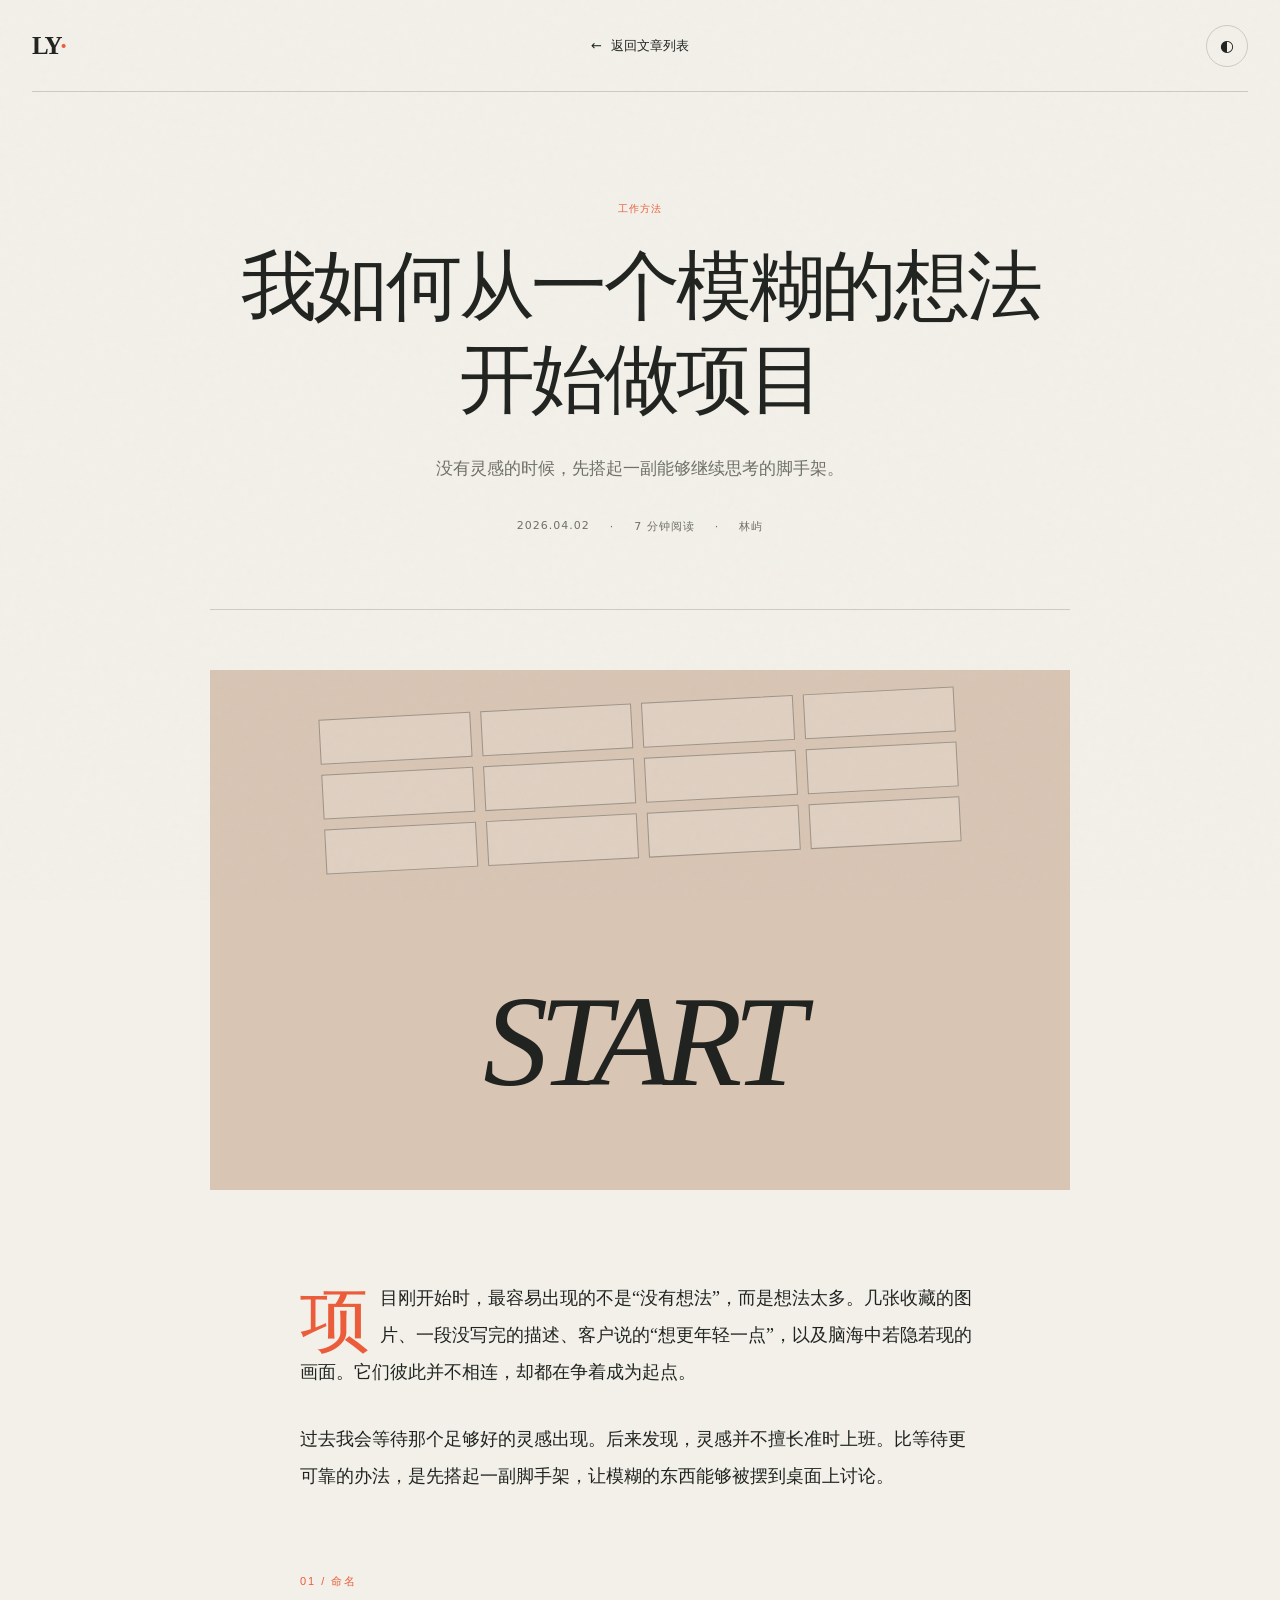
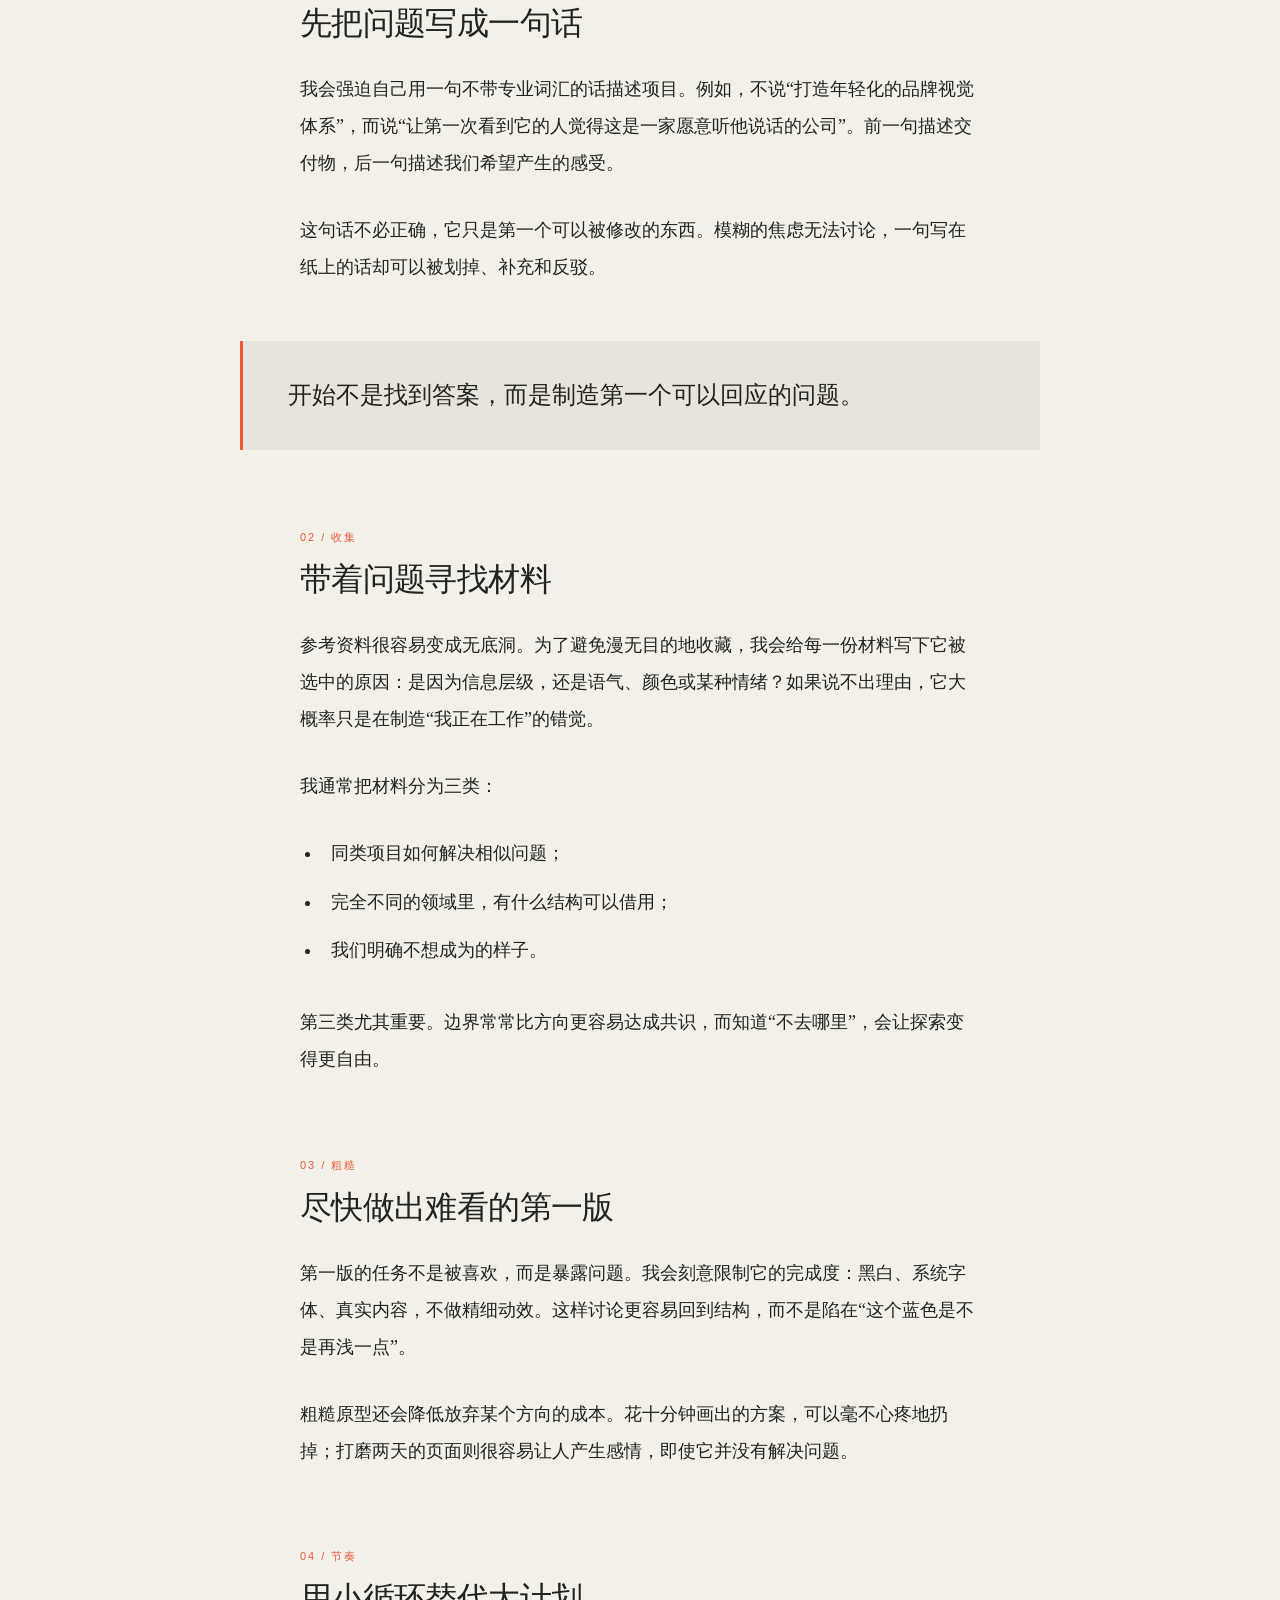
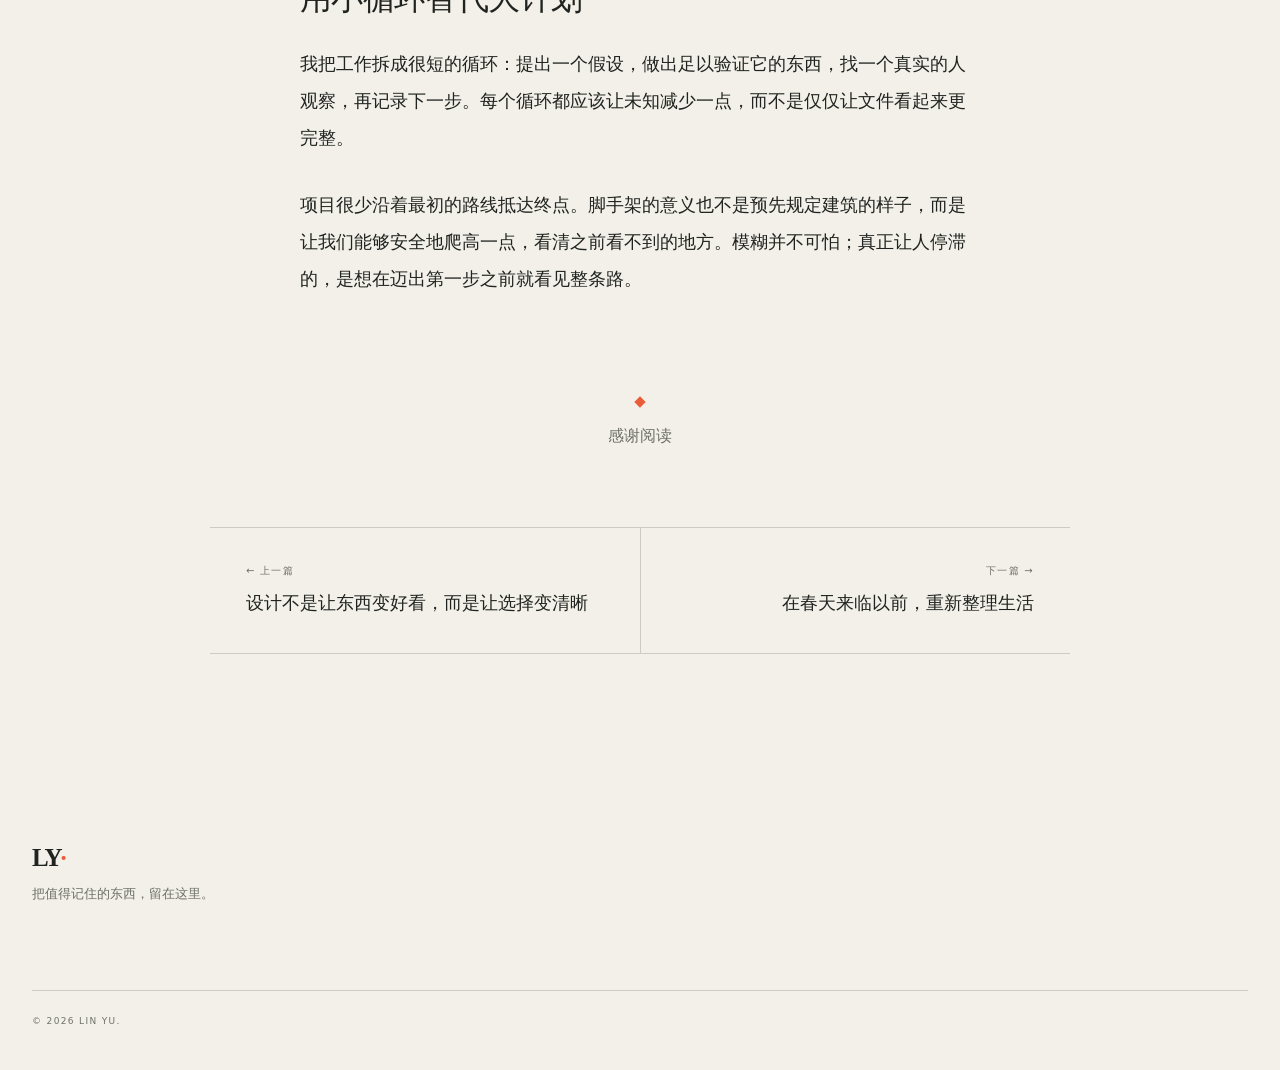
<file: posts/start-a-project.html>
<!doctype html><html lang="zh-CN"><head><meta charset="UTF-8"><meta name="viewport" content="width=device-width,initial-scale=1"><meta name="description" content="我如何从一个模糊的想法开始做项目。"><meta name="theme-color" content="#f3f1eb"><title>我如何从一个模糊的想法开始做项目 — 林屿</title><link rel="stylesheet" href="../styles.css"><link rel="stylesheet" href="../article.css"><script src="../script.js" defer></script><script src="../article.js" defer></script></head>
<body><div class="grain"></div><div class="article-progress"></div><header class="site-header article-header"><a class="brand" href="../index.html">LY<span>·</span></a><a class="back-link" href="../index.html#notes"><span>←</span> 返回文章列表</a><button class="theme-toggle" type="button" aria-label="切换深色模式">◐</button></header>
<main class="article-main"><header class="article-hero reveal"><p class="tag">工作方法</p><h1>我如何从一个模糊的想法开始做项目</h1><p class="article-deck">没有灵感的时候，先搭起一副能够继续思考的脚手架。</p><div class="article-meta"><span>2026.04.02</span><span>7 分钟阅读</span><span>林屿</span></div></header>
<div class="article-cover cover-process reveal"><div class="cover-grid"><i></i><i></i><i></i><i></i><i></i><i></i><i></i><i></i><i></i><i></i><i></i><i></i></div><div class="cover-type">START</div></div>
<article class="article-body reveal">
<p>项目刚开始时，最容易出现的不是“没有想法”，而是想法太多。几张收藏的图片、一段没写完的描述、客户说的“想更年轻一点”，以及脑海中若隐若现的画面。它们彼此并不相连，却都在争着成为起点。</p>
<p>过去我会等待那个足够好的灵感出现。后来发现，灵感并不擅长准时上班。比等待更可靠的办法，是先搭起一副脚手架，让模糊的东西能够被摆到桌面上讨论。</p>
<h2 data-index="01 / 命名">先把问题写成一句话</h2>
<p>我会强迫自己用一句不带专业词汇的话描述项目。例如，不说“打造年轻化的品牌视觉体系”，而说“让第一次看到它的人觉得这是一家愿意听他说话的公司”。前一句描述交付物，后一句描述我们希望产生的感受。</p>
<p>这句话不必正确，它只是第一个可以被修改的东西。模糊的焦虑无法讨论，一句写在纸上的话却可以被划掉、补充和反驳。</p>
<blockquote><p>开始不是找到答案，而是制造第一个可以回应的问题。</p></blockquote>
<h2 data-index="02 / 收集">带着问题寻找材料</h2>
<p>参考资料很容易变成无底洞。为了避免漫无目的地收藏，我会给每一份材料写下它被选中的原因：是因为信息层级，还是语气、颜色或某种情绪？如果说不出理由，它大概率只是在制造“我正在工作”的错觉。</p>
<p>我通常把材料分为三类：</p>
<ul><li>同类项目如何解决相似问题；</li><li>完全不同的领域里，有什么结构可以借用；</li><li>我们明确不想成为的样子。</li></ul>
<p>第三类尤其重要。边界常常比方向更容易达成共识，而知道“不去哪里”，会让探索变得更自由。</p>
<h2 data-index="03 / 粗糙">尽快做出难看的第一版</h2>
<p>第一版的任务不是被喜欢，而是暴露问题。我会刻意限制它的完成度：黑白、系统字体、真实内容，不做精细动效。这样讨论更容易回到结构，而不是陷在“这个蓝色是不是再浅一点”。</p>
<p>粗糙原型还会降低放弃某个方向的成本。花十分钟画出的方案，可以毫不心疼地扔掉；打磨两天的页面则很容易让人产生感情，即使它并没有解决问题。</p>
<h2 data-index="04 / 节奏">用小循环替代大计划</h2>
<p>我把工作拆成很短的循环：提出一个假设，做出足以验证它的东西，找一个真实的人观察，再记录下一步。每个循环都应该让未知减少一点，而不是仅仅让文件看起来更完整。</p>
<p>项目很少沿着最初的路线抵达终点。脚手架的意义也不是预先规定建筑的样子，而是让我们能够安全地爬高一点，看清之前看不到的地方。模糊并不可怕；真正让人停滞的，是想在迈出第一步之前就看见整条路。</p>
</article><div class="article-end"><i></i><p>感谢阅读</p></div><nav class="article-nav"><a href="design-is-clarity.html"><small>← 上一篇</small><strong>设计不是让东西变好看，而是让选择变清晰</strong></a><a href="reset-life.html"><small>下一篇 →</small><strong>在春天来临以前，重新整理生活</strong></a></nav></main>
<footer class="footer section-wrap"><div><a class="brand" href="../index.html">LY<span>·</span></a><p>把值得记住的东西，留在这里。</p></div><p class="copyright">© 2026 LIN YU.</p></footer></body></html>
</file>
<file: styles.css>
:root {
  --bg: #f2f0e9;
  --surface: #e8e4db;
  --ink: #20231f;
  --muted: #6e7068;
  --line: rgba(32, 35, 31, .18);
  --accent: #eb5d3a;
  --acid: #d6e868;
  --max: 1240px;
}

* { box-sizing: border-box; }
html { scroll-behavior: smooth; }
body { margin: 0; overflow-x: clip; background: var(--bg); color: var(--ink); font-family: "PingFang SC", "Microsoft YaHei", system-ui, sans-serif; transition: background .35s, color .35s; }
a { color: inherit; text-decoration: none; }
button { font: inherit; }
.grain { position: fixed; inset: 0; pointer-events: none; z-index: 99; opacity: .03; background-image: url("data:image/svg+xml,%3Csvg viewBox='0 0 180 180' xmlns='http://www.w3.org/2000/svg'%3E%3Cfilter id='n'%3E%3CfeTurbulence type='fractalNoise' baseFrequency='.8' numOctaves='4' stitchTiles='stitch'/%3E%3C/filter%3E%3Crect width='100%25' height='100%25' filter='url(%23n)' opacity='.8'/%3E%3C/svg%3E"); }
.section-wrap, .site-header { width: min(calc(100% - 64px), var(--max)); margin-inline: auto; }

.site-header { height: 92px; display: grid; grid-template-columns: 1fr auto 1fr; align-items: center; position: relative; z-index: 10; border-bottom: 1px solid var(--line); }
.brand { font-family: Georgia, serif; font-size: 25px; font-weight: 700; letter-spacing: -2px; width: max-content; }
.brand span { color: var(--accent); }
.nav { display: flex; gap: 40px; font-size: 14px; }
.nav a, .socials a { position: relative; }
.nav a::after, .socials a::after { content: ""; position: absolute; height: 1px; width: 0; left: 0; bottom: -5px; background: currentColor; transition: width .25s; }
.nav a:hover::after, .socials a:hover::after { width: 100%; }
.theme-toggle { justify-self: end; border: 1px solid var(--line); background: transparent; color: var(--ink); width: 42px; height: 42px; border-radius: 50%; cursor: pointer; transition: transform .25s, background .25s; }
.theme-toggle:hover { transform: rotate(20deg); background: var(--surface); }

.hero { min-height: calc(100vh - 92px); display: grid; grid-template-columns: 1.25fr .75fr; gap: 7vw; align-items: center; position: relative; padding-block: 80px 120px; }
.eyebrow { font-size: 11px; letter-spacing: .2em; font-weight: 700; text-transform: uppercase; }
.hero .eyebrow { display: flex; align-items: center; gap: 12px; }
.hero .eyebrow span { width: 30px; height: 1px; background: var(--accent); }
.hero h1 { font-family: Georgia, "Songti SC", serif; font-weight: 400; font-size: clamp(54px, 6.4vw, 96px); line-height: 1.09; letter-spacing: -.055em; margin: 28px 0 34px; }
.accent-word { font-style: italic; color: var(--accent); white-space: nowrap; }
.hero-intro { max-width: 560px; font-size: 18px; line-height: 1.85; color: var(--muted); }
.hero-actions { display: flex; align-items: center; gap: 36px; margin-top: 44px; }
.button { display: inline-flex; gap: 26px; align-items: center; padding: 17px 23px; font-size: 14px; }
.button.primary { background: var(--ink); color: var(--bg); }
.button span, .text-link span { transition: transform .2s; display: inline-block; }
.button:hover span, .text-link:hover span { transform: translate(3px, -3px); }
.text-link { font-size: 14px; padding-bottom: 4px; border-bottom: 1px solid var(--ink); }

.hero-art { position: relative; height: 500px; display: grid; place-items: center; overflow: clip; }
.art-card { width: 245px; height: 330px; background: var(--ink); color: var(--bg); padding: 24px; position: relative; transform: rotate(6deg); box-shadow: 22px 26px 0 var(--acid); transition: transform .5s; }
.hero-art:hover .art-card { transform: rotate(2deg) translateY(-5px); }
.art-number, .art-year { font-size: 10px; letter-spacing: .16em; }
.art-line { width: 100%; height: 1px; background: currentColor; opacity: .35; margin-top: 15px; }
.art-card p { position: absolute; left: 24px; bottom: 44px; font-family: Georgia, serif; font-size: 30px; line-height: .95; }
.art-year { position: absolute; bottom: 22px; right: 22px; }
.orbit { border: 1px solid var(--line); border-radius: 50%; position: absolute; }
.orbit-one { width: 390px; height: 390px; }
.orbit-two { width: 480px; height: 180px; transform: rotate(-32deg); }
.art-dot { width: 12px; height: 12px; border-radius: 50%; background: var(--accent); position: absolute; top: 87px; right: 22px; }
.scroll-hint { position: absolute; left: 0; bottom: 35px; display: flex; gap: 12px; align-items: center; font-size: 10px; letter-spacing: .16em; writing-mode: vertical-rl; }
.scroll-hint i { height: 42px; width: 1px; background: var(--ink); }

.work, .notes, .about { padding-block: 130px; }
.work { border-top: 1px solid var(--line); }
.section-heading { display: flex; justify-content: space-between; align-items: end; margin-bottom: 60px; }
.section-heading h2 { font-family: Georgia, "Songti SC", serif; font-size: clamp(42px, 5vw, 68px); font-weight: 400; margin: 8px 0 0; letter-spacing: -.04em; }
.section-heading > p { color: var(--muted); font-size: 14px; line-height: 1.8; }
.project-grid { display: grid; grid-template-columns: repeat(2, minmax(0, 1fr)); gap: 72px 28px; }
.project-large { grid-column: 1 / -1; grid-row: auto; }
.project-visual { position: relative; overflow: hidden; min-height: 370px; display: grid; place-items: center; }
.project-large .project-visual { height: auto; min-height: 0; aspect-ratio: 3 / 2; }
.project-grid > .project:not(.project-large) .project-visual { height: auto; min-height: 0; aspect-ratio: 4 / 5; }
.project-index { position: absolute; top: 20px; left: 20px; font: 11px Georgia, serif; z-index: 2; }
.visual-one { background: #b8c9c1; }
.visual-two { background: #d8c5b4; }
.visual-three { background: #c9d176; }
.mock-window { width: 72%; height: 69%; background: #e9edea; padding: 18px; box-shadow: 0 30px 70px rgba(21,36,31,.2); position: relative; transition: transform .5s; }
.project:hover .mock-window { transform: scale(1.025) rotate(-1deg); }
.mock-top { display: flex; gap: 5px; }
.mock-top i { width: 5px; height: 5px; border-radius: 50%; background: #8ba097; }
.mock-title { font: 44px/1 Georgia, serif; margin-top: 70px; }
.mock-circle { position: absolute; right: 12%; bottom: 12%; width: 130px; height: 130px; border-radius: 50%; background: var(--accent); filter: blur(1px); }
.phone { height: 295px; width: 154px; border-radius: 22px; background: #f5efe5; border: 4px solid #242722; box-shadow: 13px 18px 30px rgba(61,40,29,.22); padding: 28px 13px 12px; position: relative; transition: transform .5s; }
.project:hover .phone { transform: translateY(-8px) rotate(2deg); }
.phone-speaker { width: 35px; height: 5px; border-radius: 4px; background: #292a26; top: 8px; left: 56px; position: absolute; }
.phone-sun { width: 58px; height: 58px; border-radius: 50%; background: #ef7652; margin: 15px auto 35px; }
.phone p { font: 15px/1.6 Georgia, "Songti SC", serif; }
.phone-pill { background: #272925; color: #fff; border-radius: 20px; font-size: 8px; padding: 8px; text-align: center; margin-top: 25px; }
.poster { width: 190px; height: 245px; background: #1f2822; color: #e8ebd1; padding: 22px; transform: rotate(-5deg); z-index: 1; transition: transform .5s; }
.project:hover .poster { transform: rotate(-1deg) scale(1.02); }
.poster-cn { font: 38px/1.06 "Songti SC", serif; margin: 0; }
.poster-en { font: 9px/1.4 Arial, sans-serif; letter-spacing: .13em; margin-top: 58px; }
.sun { position: absolute; width: 130px; height: 130px; border-radius: 50%; background: #eb673f; right: 10%; top: 12%; }
.project-meta { display: flex; justify-content: space-between; align-items: center; margin-top: 22px; }
.project-meta h3 { font: 24px Georgia, "Songti SC", serif; margin: 0 0 9px; }
.project-meta p { font-size: 10px; color: var(--muted); letter-spacing: .11em; text-transform: uppercase; }
.round-arrow { display: grid; place-items: center; width: 42px; height: 42px; border: 1px solid var(--line); border-radius: 50%; transition: background .25s, color .25s, transform .25s; }
.project:hover .round-arrow { color: var(--bg); background: var(--ink); transform: rotate(45deg); }

.notes { border-top: 1px solid var(--line); }
.note { border-top: 1px solid var(--line); }
.note:last-child { border-bottom: 1px solid var(--line); }
.note a { display: grid; grid-template-columns: 130px 2fr 1fr 30px; gap: 36px; align-items: center; padding: 32px 5px; transition: padding .25s, background .25s; }
.note a:hover { padding-inline: 20px; background: var(--surface); }
.note time, .tag { font-size: 10px; letter-spacing: .12em; color: var(--muted); }
.tag { margin: 0 0 10px; color: var(--accent); }
.note h3 { font: 22px/1.45 Georgia, "Songti SC", serif; margin: 0; }
.note-excerpt { color: var(--muted); font-size: 13px; line-height: 1.7; }

.about { border-top: 1px solid var(--line); }
.about-card { min-height: 500px; background: var(--ink); color: var(--bg); position: relative; padding: 70px 8%; display: flex; align-items: center; overflow: hidden; }
.about-card::after { content: ""; position: absolute; width: 440px; height: 440px; border: 1px solid rgba(242,240,233,.2); border-radius: 50%; right: -90px; bottom: -210px; }
.about-mark { color: var(--accent); font: 170px/1 Georgia, serif; align-self: flex-start; margin-right: 8%; }
.about-copy { max-width: 670px; z-index: 1; }
.about-copy h2 { font: 42px/1.35 Georgia, "Songti SC", serif; font-weight: 400; margin: 24px 0; }
.about-copy > p:not(.eyebrow) { color: rgba(242,240,233,.65); line-height: 2; font-size: 15px; max-width: 580px; margin-bottom: 35px; }
.about-copy .text-link { border-color: currentColor; }
.availability { position: absolute; right: 6%; top: 50px; font-size: 11px; letter-spacing: .1em; }
.availability i { display: inline-block; width: 7px; height: 7px; border-radius: 50%; background: var(--acid); margin-right: 7px; box-shadow: 0 0 0 5px rgba(214,232,104,.1); }

.footer { padding-block: 70px 35px; display: grid; grid-template-columns: 1fr auto; gap: 65px; align-items: start; }
.footer > div:first-child p { color: var(--muted); font-size: 13px; }
.socials { display: flex; gap: 32px; font-size: 13px; }
.copyright { grid-column: 1/-1; border-top: 1px solid var(--line); padding-top: 25px; font-size: 9px; color: var(--muted); letter-spacing: .15em; }

.reveal { opacity: 0; transform: translateY(28px); transition: opacity .8s ease, transform .8s ease; }
.reveal.visible { opacity: 1; transform: translateY(0); }
body.dark { --bg: #171a17; --surface: #242824; --ink: #eeeae1; --muted: #a7aaa1; --line: rgba(238,234,225,.17); }

@media (max-width: 900px) {
  .hero { grid-template-columns: 1fr; padding-top: 70px; }
  .hero-art { height: 420px; }
  .project-grid { grid-template-columns: 1fr; }
  .project-large { grid-row: auto; }
  .project-visual, .project-large .project-visual { height: 620px; aspect-ratio: auto; }
  .note a { grid-template-columns: 90px 1fr 30px; }
  .note-excerpt { display: none; }
  .about-mark { display: none; }
}

@media (max-width: 600px) {
  .section-wrap, .site-header { width: min(calc(100% - 36px), var(--max)); }
  .site-header { height: 72px; grid-template-columns: 1fr auto; }
  .nav { position: fixed; bottom: 15px; left: 50%; transform: translateX(-50%); z-index: 50; padding: 13px 22px; border-radius: 30px; background: var(--ink); color: var(--bg); box-shadow: 0 10px 35px rgba(0,0,0,.18); gap: 25px; }
  .theme-toggle { width: 38px; height: 38px; }
  .hero { min-height: auto; padding: 70px 0 120px; gap: 45px; }
  .hero h1 { font-size: clamp(45px, 13vw, 64px); }
  .hero-intro { font-size: 16px; }
  .hero-actions { align-items: flex-start; flex-direction: column; gap: 24px; }
  .hero-art { height: 330px; overflow: hidden; }
  .art-card { width: 190px; height: 260px; }
  .art-card p { font-size: 24px; }
  .orbit-one { width: 300px; height: 300px; }
  .orbit-two { width: 350px; }
  .scroll-hint { display: none; }
  .work, .notes, .about { padding-block: 90px; }
  .section-heading { align-items: flex-start; gap: 25px; flex-direction: column; margin-bottom: 42px; }
  .section-heading > p { margin: 0; }
  .project-grid { gap: 55px; }
  .project-visual, .project-large .project-visual { height: 480px; min-height: 0; }
  .mock-title { font-size: 30px; }
  .mock-circle { width: 90px; height: 90px; }
  .project-meta h3 { font-size: 21px; }
  .note a { grid-template-columns: 1fr 24px; gap: 20px; padding-block: 25px; }
  .note time { grid-column: 1; }
  .note div { grid-column: 1; }
  .note a > span { grid-column: 2; grid-row: 1/3; }
  .about { width: 100%; padding-bottom: 0; }
  .about-card { padding: 90px 24px 65px; min-height: 570px; }
  .about-copy h2 { font-size: 34px; }
  .availability { left: 24px; top: 40px; }
  .footer { grid-template-columns: 1fr; gap: 35px; padding-bottom: 95px; }
  .socials { flex-wrap: wrap; }
}

@media (prefers-reduced-motion: reduce) {
  html { scroll-behavior: auto; }
  *, *::before, *::after { transition-duration: .01ms !important; animation-duration: .01ms !important; }
}
</file>
<file: archive.css>
.archive-header{position:relative}.back-home{justify-self:center;font-size:13px;display:flex;gap:9px;align-items:center}.back-home span{transition:transform .2s}.back-home:hover span{transform:translateX(-4px)}.archive{padding-block:110px 150px;min-height:80vh}.archive-hero{border-bottom:1px solid var(--line);padding-bottom:65px}.archive-title-row{display:flex;align-items:end;justify-content:space-between;margin-top:18px}.archive-title-row h1{font:400 clamp(58px,9vw,112px)/1 Georgia,"Songti SC",serif;letter-spacing:-.065em;margin:0}.archive-title-row>p{color:var(--muted);font-size:13px;line-height:1.8;margin:0}.archive-title-row strong{color:var(--accent);font:28px Georgia,serif;margin-right:4px}.archive-tools{display:flex;justify-content:space-between;align-items:center;padding:30px 0;border-bottom:1px solid var(--line);gap:30px}.filters{display:flex;gap:8px;flex-wrap:wrap}.filter{color:var(--muted);border:1px solid var(--line);background:transparent;padding:10px 16px;border-radius:50px;cursor:pointer;font-size:12px;transition:.25s}.filter:hover,.filter.active{color:var(--bg);border-color:var(--ink);background:var(--ink)}.search-box{display:flex;align-items:center;width:220px;border-bottom:1px solid var(--ink);padding:8px 0;gap:8px}.search-box input{border:0;outline:0;background:transparent;color:var(--ink);font:13px inherit;width:100%}.search-box input::placeholder{color:var(--muted)}.archive-year{display:grid;grid-template-columns:140px 1fr;margin-top:80px}.year-label{display:flex;align-items:flex-start;gap:18px;padding-top:25px;font:18px Georgia,serif}.year-label i{width:40px;height:1px;background:var(--accent);margin-top:10px}.archive-item{border-top:1px solid var(--line)}.archive-item:last-child{border-bottom:1px solid var(--line)}.archive-item[hidden]{display:none}.archive-item a{min-height:175px;display:grid;grid-template-columns:74px 1fr 90px 44px;gap:28px;align-items:center;padding:25px 8px;transition:padding .25s,background .25s}.archive-item a:hover{background:var(--surface);padding-inline:22px}.archive-date{text-align:center;border-right:1px solid var(--line)}.archive-date strong{display:block;font:34px/1 Georgia,serif}.archive-date span,.archive-read{font:9px Arial,sans-serif;letter-spacing:.14em;color:var(--muted)}.archive-tag{color:var(--accent);font-size:10px;letter-spacing:.1em}.archive-info h2{font:400 25px/1.4 Georgia,"Songti SC",serif;margin:8px 0}.archive-info p{color:var(--muted);font-size:13px;margin:0}.archive-empty{grid-column:2;color:var(--muted);padding:50px 0;text-align:center}
@media(max-width:760px){.archive-header{grid-template-columns:1fr auto}.archive-header .theme-toggle{display:none}.archive{padding-block:75px 100px}.archive-title-row{align-items:flex-start;flex-direction:column;gap:28px}.archive-tools{align-items:stretch;flex-direction:column}.search-box{width:100%}.archive-year{grid-template-columns:1fr;margin-top:55px}.year-label{margin-bottom:20px}.archive-item a{grid-template-columns:52px 1fr 38px;gap:18px;min-height:155px}.archive-read{display:none}.archive-info h2{font-size:21px}.archive-info p{display:none}}
</file>
<file: works.css>
.works-header{position:relative}.back-home{justify-self:center;font-size:13px;display:flex;gap:9px}.back-home span{transition:transform .2s}.back-home:hover span{transform:translateX(-4px)}.works-page{padding-block:110px 150px}.works-hero{padding-bottom:70px;border-bottom:1px solid var(--line)}.works-hero>div{display:flex;align-items:end;justify-content:space-between;margin-top:18px}.works-hero h1{font:400 clamp(72px,12vw,150px)/.85 Georgia,"Songti SC",serif;letter-spacing:-.07em;margin:0}.works-hero div p{color:var(--muted);font-size:14px;line-height:1.9;margin:0}.work-filters{display:flex;gap:14px;padding:30px 0 70px}.work-filter{border:1px solid var(--line);color:var(--muted);background:transparent;border-radius:100px;padding:12px 20px;cursor:pointer;transition:.25s}.work-filter sup{font-size:8px;margin-left:5px}.work-filter:hover,.work-filter.active{background:var(--ink);border-color:var(--ink);color:var(--bg)}.works-masonry{display:grid;grid-template-columns:repeat(2,1fr);gap:80px 28px;align-items:start}.work-card[hidden]{display:none}.work-card figure{margin:0}.work-card img,.design-cover{width:100%;height:520px;display:block;object-fit:cover;transition:transform .6s,filter .4s}.work-card:hover img,.work-card:hover .design-cover{transform:scale(.985);filter:saturate(.9)}.work-card.work-wide img{height:600px}.work-card.work-tall img{height:760px}.work-card figcaption{display:grid;grid-template-columns:1fr auto;gap:8px;margin-top:18px;align-items:center}.work-card figcaption span{font-size:10px;color:var(--muted);letter-spacing:.1em;text-transform:uppercase}.work-card figcaption strong{grid-column:1;font:400 26px Georgia,"Songti SC",serif}.work-card figcaption em{grid-column:2;grid-row:1/3;font:italic 13px Georgia,serif;color:var(--muted)}.design-cover{display:grid;place-items:center;overflow:hidden}.design-app{background:#d8c5b4}.mini-phone{width:180px;height:350px;border:5px solid #252823;border-radius:28px;background:#f3eee4;padding:45px 20px;box-shadow:18px 24px 40px #77635455;transform:rotate(4deg)}.mini-phone i{display:block;width:70px;height:70px;border-radius:50%;background:var(--accent);margin:0 auto 70px}.mini-phone p{font:20px/1.6 Georgia,"Songti SC",serif}.design-mountain{background:#c9d176}.mini-poster{width:230px;height:310px;background:#1f2822;color:#e8ebd1;padding:30px;font:48px/1.05 "Songti SC",serif;transform:rotate(-5deg);box-shadow:20px 25px 0 #eb673f}.mini-poster small{display:block;font:8px Arial,sans-serif;letter-spacing:.15em;margin-top:70px}.design-light{background:#b8c9c1;position:relative}.design-light b{font:50px/1 Georgia,serif;z-index:1}.design-light i{position:absolute;width:180px;height:180px;background:var(--accent);border-radius:50%;right:12%;bottom:12%}.works-empty{text-align:center;color:var(--muted);padding:80px}.project-photo img{width:100%;height:100%;object-fit:cover;transition:transform .7s}.project:hover .project-photo img{transform:scale(1.025)}.project-photo .project-index{color:#fff;text-shadow:0 1px 5px #0008}
@media(max-width:700px){.works-header{grid-template-columns:1fr auto}.works-header .theme-toggle{display:none}.works-page{padding-block:75px 100px}.works-hero>div{align-items:flex-start;flex-direction:column;gap:30px}.work-filters{padding-bottom:45px;position:sticky;top:0;z-index:5;background:var(--bg)}.works-masonry{grid-template-columns:1fr;gap:55px}.work-card img,.design-cover,.work-card.work-wide img,.work-card.work-tall img{height:500px}.work-card figcaption strong{font-size:23px}}

.work-modal{width:min(94vw,1280px);height:min(88vh,820px);padding:0;border:0;background:var(--bg);color:var(--ink);overflow:hidden;box-shadow:0 30px 100px #0008}.work-modal::backdrop{background:rgba(11,13,11,.78);backdrop-filter:blur(6px)}.modal-close{position:absolute;right:18px;top:14px;z-index:5;width:40px;height:40px;border:1px solid var(--line);border-radius:50%;background:var(--bg);color:var(--ink);font-size:26px;line-height:1;cursor:pointer}.modal-layout{display:grid;grid-template-columns:minmax(0,1.55fr) minmax(300px,.7fr);height:100%}.modal-gallery{min-width:0;min-height:0;background:#0b0c0b;display:grid;grid-template-rows:minmax(0,1fr) 64px}.modal-media-frame{overflow:hidden;position:relative;min-width:0;min-height:0}.modal-media{position:absolute;inset:0;overflow:hidden;touch-action:none;user-select:none}.modal-media img{display:block;position:absolute;inset:0;margin:auto;width:auto;height:auto;max-width:100%;max-height:100%;object-fit:contain;cursor:zoom-in;transition:transform .16s ease;transform-origin:center;will-change:transform;-webkit-user-drag:none}.modal-media img.zoomed{cursor:grab}.modal-media img.dragging{cursor:grabbing;transition:none}.gallery-controls{display:flex;align-items:center;gap:10px;padding:0 22px;color:#f1eee7;border-top:1px solid #ffffff22}.gallery-controls button{border:1px solid #ffffff35;background:transparent;color:inherit;height:34px;min-width:38px;border-radius:30px;cursor:pointer}.gallery-count{font:10px Arial,sans-serif;letter-spacing:.14em;margin-right:auto}.gallery-controls .zoom-toggle{padding:0 14px}.modal-story{padding:64px 42px 35px;display:flex;flex-direction:column;justify-content:space-between;overflow-y:auto}.modal-kicker{font-size:10px;letter-spacing:.15em;color:var(--accent);text-transform:uppercase}.modal-story h2{font:400 clamp(35px,4vw,58px)/1.15 Georgia,"Songti SC",serif;letter-spacing:-.04em;margin:15px 0 25px}.modal-summary{font:16px/1.9 Georgia,"Songti SC",serif;color:var(--muted)}.modal-details{border-top:1px solid var(--line);margin:40px 0 0}.modal-details div{display:grid;grid-template-columns:75px 1fr;padding:13px 0;border-bottom:1px solid var(--line);font-size:11px}.modal-details dt{color:var(--muted)}.modal-details dd{margin:0}.modal-note{color:var(--muted);font-size:9px;letter-spacing:.08em;margin-top:35px}.modal-design{width:100%;height:100%;display:grid;place-items:center;position:relative;overflow:hidden}.modal-design span{font:italic clamp(46px,8vw,110px)/.9 Georgia,serif;z-index:2;white-space:pre-line}.modal-design::after{content:"";position:absolute;width:240px;height:240px;border-radius:50%;background:var(--accent);right:12%;bottom:12%}.modal-design.island{background:#d8c5b4}.modal-design.mountain{background:#c9d176}.modal-design.light{background:#b8c9c1}.modal-design.alt{filter:hue-rotate(22deg)}.modal-design.detail span{transform:rotate(-6deg)}body.modal-open{overflow:hidden}
@media(max-width:760px){.work-modal{width:100vw;height:100dvh;max-width:none;max-height:none}.modal-layout{grid-template-columns:1fr;grid-template-rows:58vh 1fr;overflow-y:auto}.modal-gallery{min-height:58vh}.modal-story{padding:38px 24px 55px;overflow:visible}.modal-story h2{font-size:38px}.modal-close{position:fixed}.modal-note{display:none}}
</file>
<file: article.css>
.article-progress { position: fixed; inset: 0 auto auto 0; height: 3px; width: 0; background: var(--accent); z-index: 100; }
.article-header { position: sticky; top: 0; background: color-mix(in srgb, var(--bg) 90%, transparent); backdrop-filter: blur(14px); }
.back-link { justify-self: center; font-size: 13px; display: flex; gap: 9px; align-items: center; }
.back-link span { transition: transform .2s; }
.back-link:hover span { transform: translateX(-4px); }
.article-main { width: min(calc(100% - 48px), 860px); margin-inline: auto; }
.article-hero { padding: 110px 0 75px; border-bottom: 1px solid var(--line); text-align: center; }
.article-hero .tag { color: var(--accent); margin-bottom: 24px; }
.article-hero h1 { font: 400 clamp(44px, 7vw, 76px)/1.22 Georgia, "Songti SC", serif; letter-spacing: -.045em; margin: 0 auto 28px; max-width: 850px; }
.article-deck { max-width: 600px; margin: 0 auto 35px; color: var(--muted); font-size: 17px; line-height: 1.8; }
.article-meta { display: flex; justify-content: center; gap: 20px; color: var(--muted); font-size: 11px; letter-spacing: .09em; }
.article-meta span + span::before { content: "·"; margin-right: 20px; }
.article-cover { height: min(52vw, 520px); min-height: 300px; margin: 60px 0 90px; display: grid; place-items: center; overflow: hidden; position: relative; }
.cover-design { background: #b8c9c1; }
.cover-process { background: #d8c5b4; }
.cover-life { background: #c9d176; }
.cover-type { font: italic clamp(52px, 12vw, 130px)/.8 Georgia, serif; letter-spacing: -.07em; z-index: 2; }
.cover-orbit { position: absolute; width: 420px; height: 210px; border: 1px solid currentColor; border-radius: 50%; transform: rotate(-25deg); }
.cover-square { position: absolute; width: 180px; height: 230px; background: var(--accent); transform: rotate(9deg); }
.cover-grid { width: 74%; height: 70%; display: grid; grid-template-columns: repeat(4, 1fr); gap: 10px; transform: rotate(-3deg); }
.cover-grid i { border: 1px solid rgba(32,35,31,.35); background: rgba(242,240,233,.25); }
.cover-sun { width: 190px; height: 190px; border-radius: 50%; background: var(--accent); box-shadow: -90px 80px 0 rgba(242,240,233,.7); }
.article-body { width: min(100%, 680px); margin-inline: auto; font-family: Georgia, "Songti SC", "Microsoft YaHei", serif; font-size: 18px; line-height: 2.05; }
.article-body > p { margin: 0 0 30px; }
.article-body > p:first-child::first-letter { float: left; font-size: 70px; line-height: .8; padding: 13px 10px 0 0; color: var(--accent); }
.article-body h2 { font-size: 32px; line-height: 1.4; font-weight: 400; margin: 80px 0 25px; letter-spacing: -.02em; }
.article-body h2::before { content: attr(data-index); display: block; color: var(--accent); font: 11px Arial, sans-serif; letter-spacing: .18em; margin-bottom: 12px; }
.article-body blockquote { margin: 55px -60px; padding: 35px 45px; background: var(--surface); border-left: 3px solid var(--accent); font-size: 24px; line-height: 1.65; }
.article-body blockquote p { margin: 0; }
.article-body ul { margin: 25px 0 35px; padding-left: 1.2em; }
.article-body li { padding-left: .5em; margin: 12px 0; }
.article-end { text-align: center; margin: 100px auto 60px; color: var(--muted); }
.article-end i { display: block; width: 8px; height: 8px; background: var(--accent); transform: rotate(45deg); margin: 0 auto 20px; }
.article-nav { border-top: 1px solid var(--line); border-bottom: 1px solid var(--line); display: grid; grid-template-columns: 1fr 1fr; margin: 80px 0 120px; }
.article-nav a { padding: 36px; transition: background .25s; }
.article-nav a + a { border-left: 1px solid var(--line); text-align: right; }
.article-nav a:hover { background: var(--surface); }
.article-nav small { display: block; color: var(--muted); font-size: 10px; letter-spacing: .13em; margin-bottom: 12px; }
.article-nav strong { font: 18px/1.5 Georgia, "Songti SC", serif; font-weight: 400; }

@media (max-width: 600px) {
  .article-header { grid-template-columns: 1fr auto; }
  .article-header .back-link { justify-self: end; }
  .article-header .theme-toggle { display: none; }
  .article-hero { padding: 75px 0 55px; }
  .article-main { width: min(calc(100% - 36px), 860px); }
  .article-cover { margin: 40px 0 60px; }
  .article-body { font-size: 17px; line-height: 1.95; }
  .article-body h2 { margin-top: 60px; font-size: 28px; }
  .article-body blockquote { margin: 45px 0; padding: 28px 24px; font-size: 21px; }
  .article-nav { grid-template-columns: 1fr; margin-bottom: 70px; }
  .article-nav a + a { border-left: 0; border-top: 1px solid var(--line); }
}
</file>
